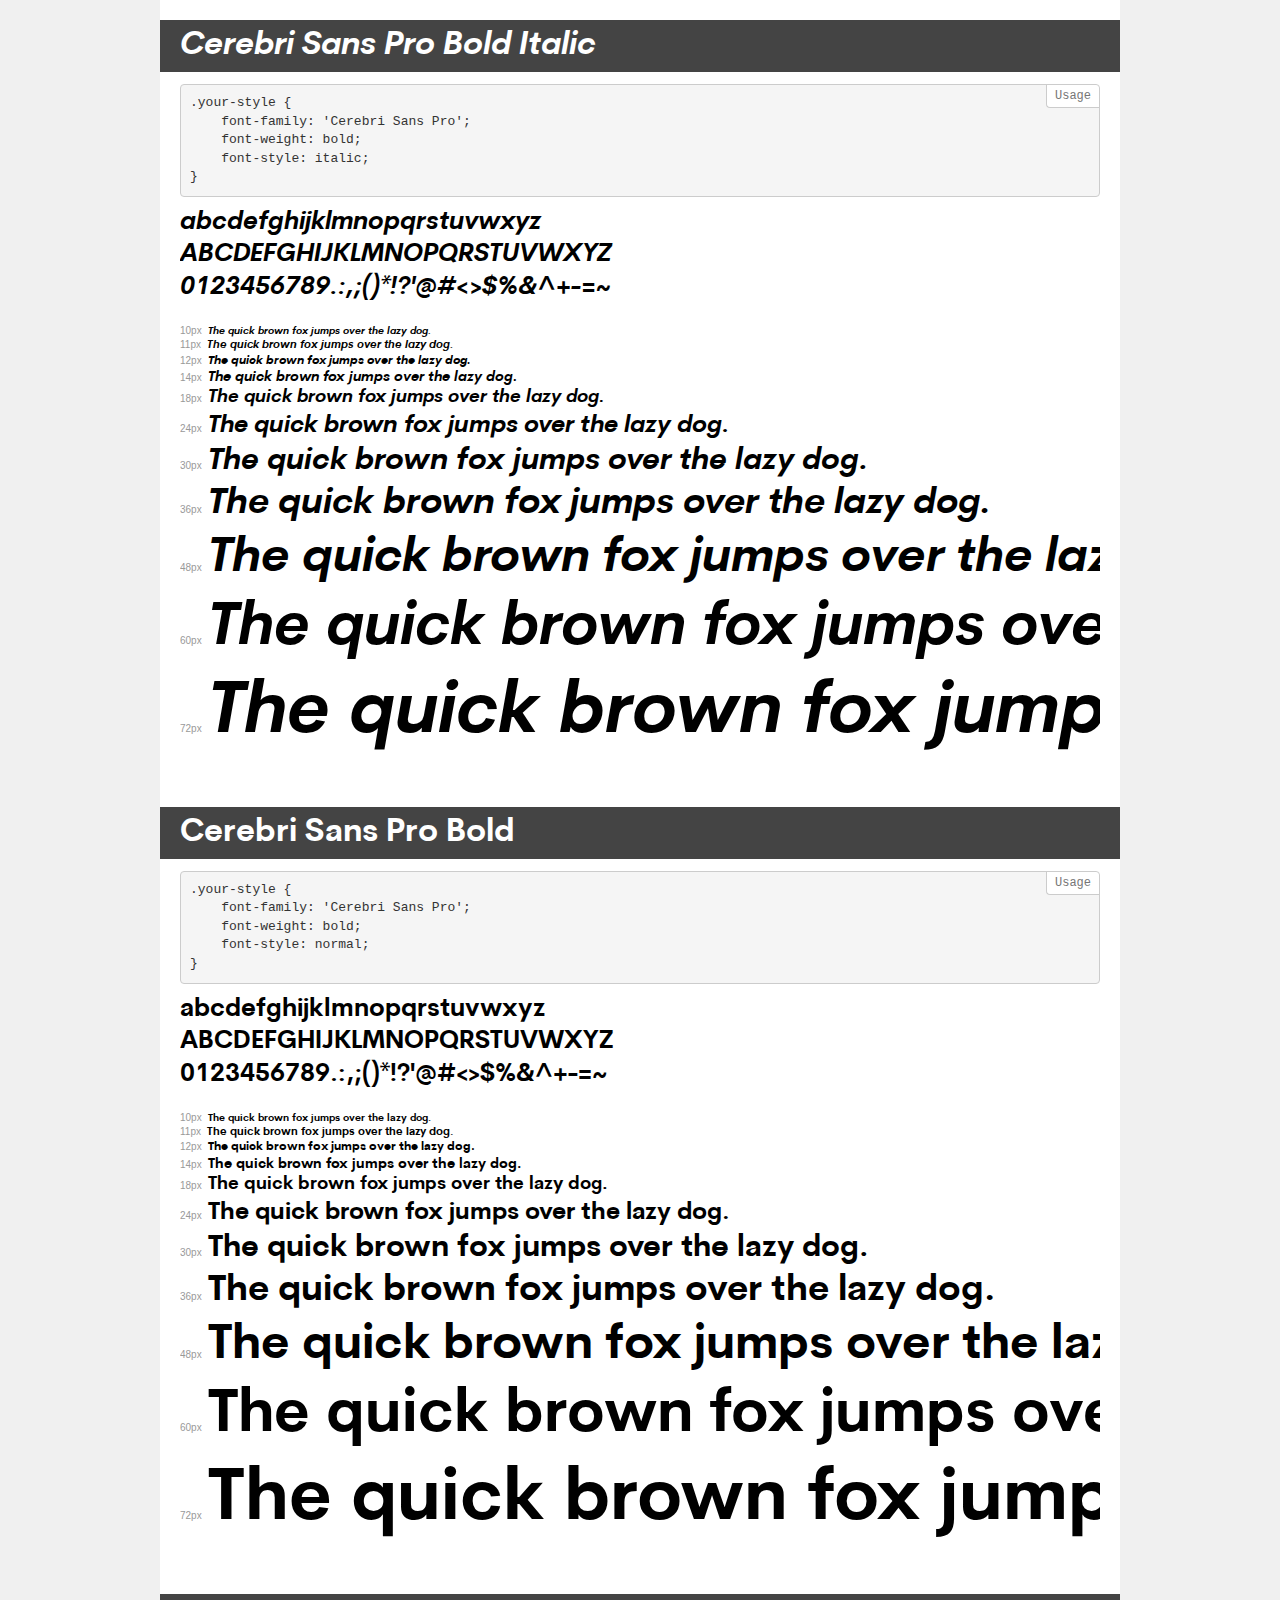
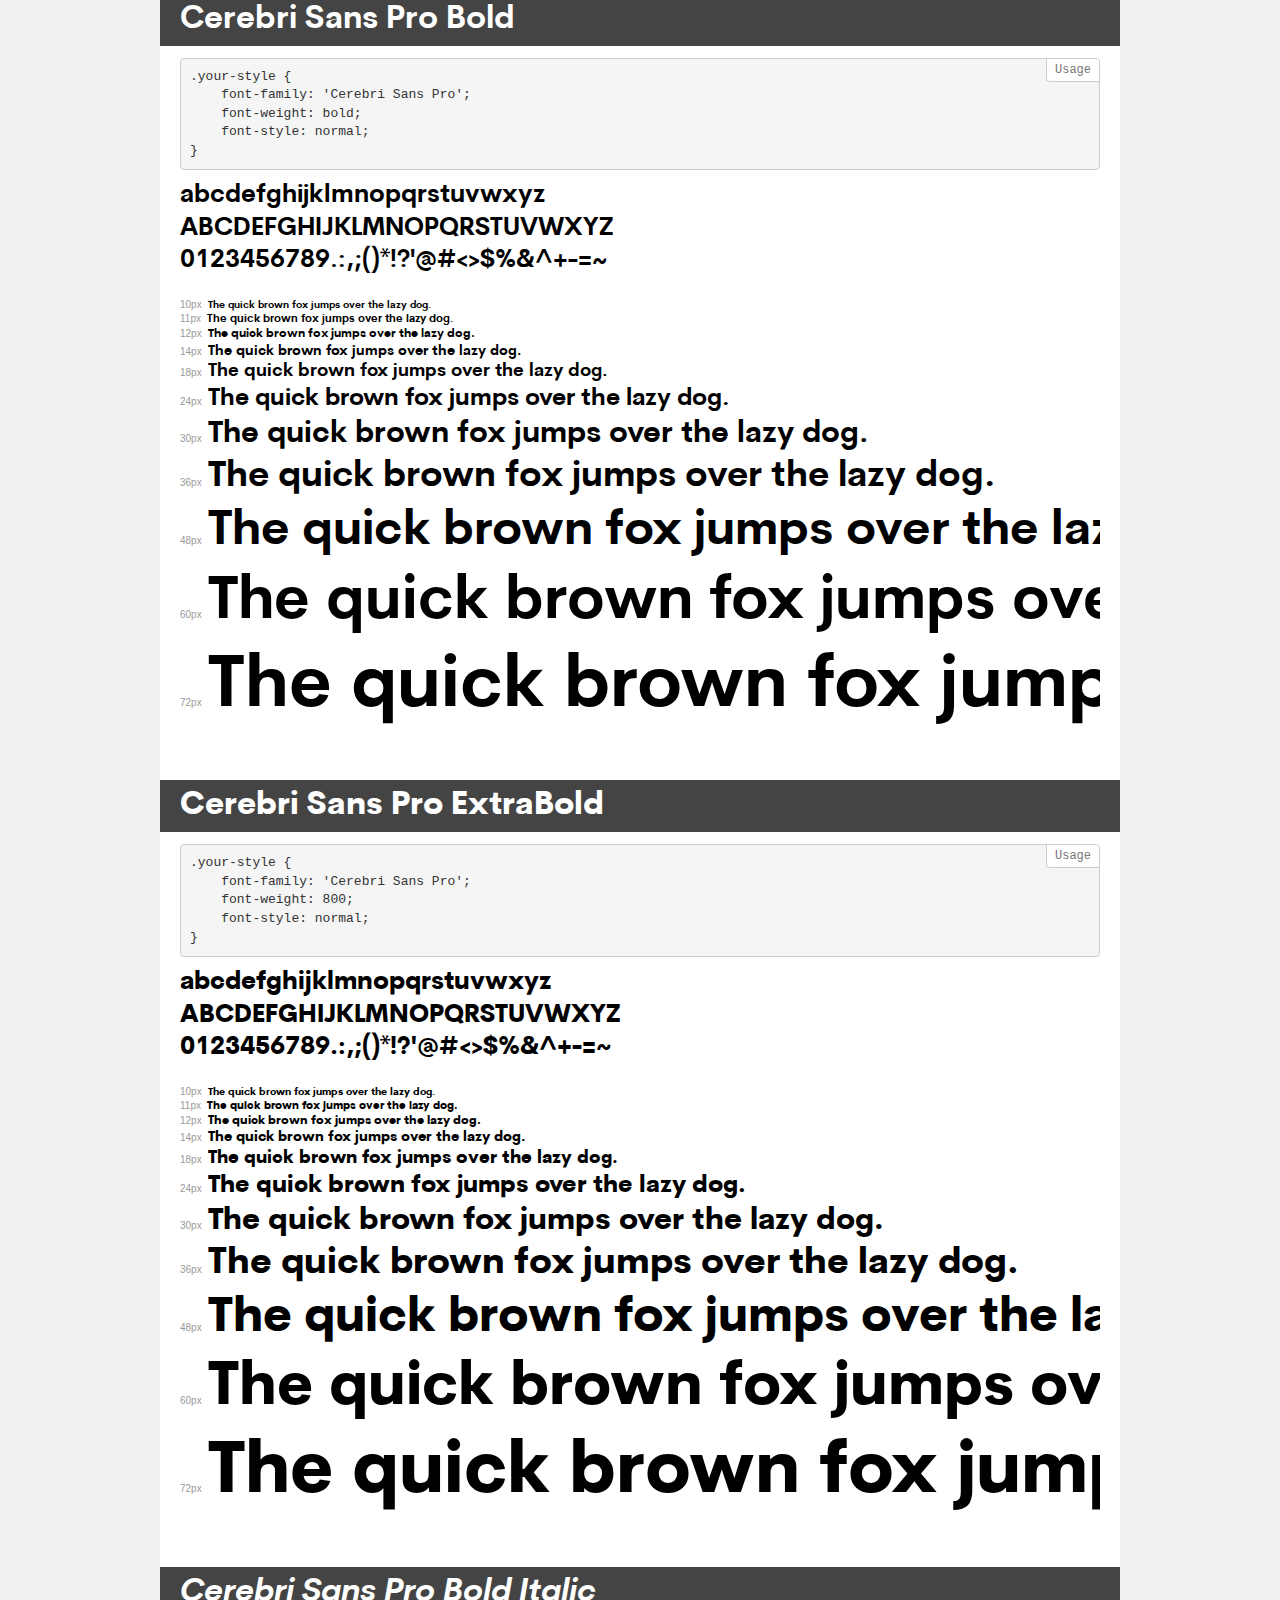
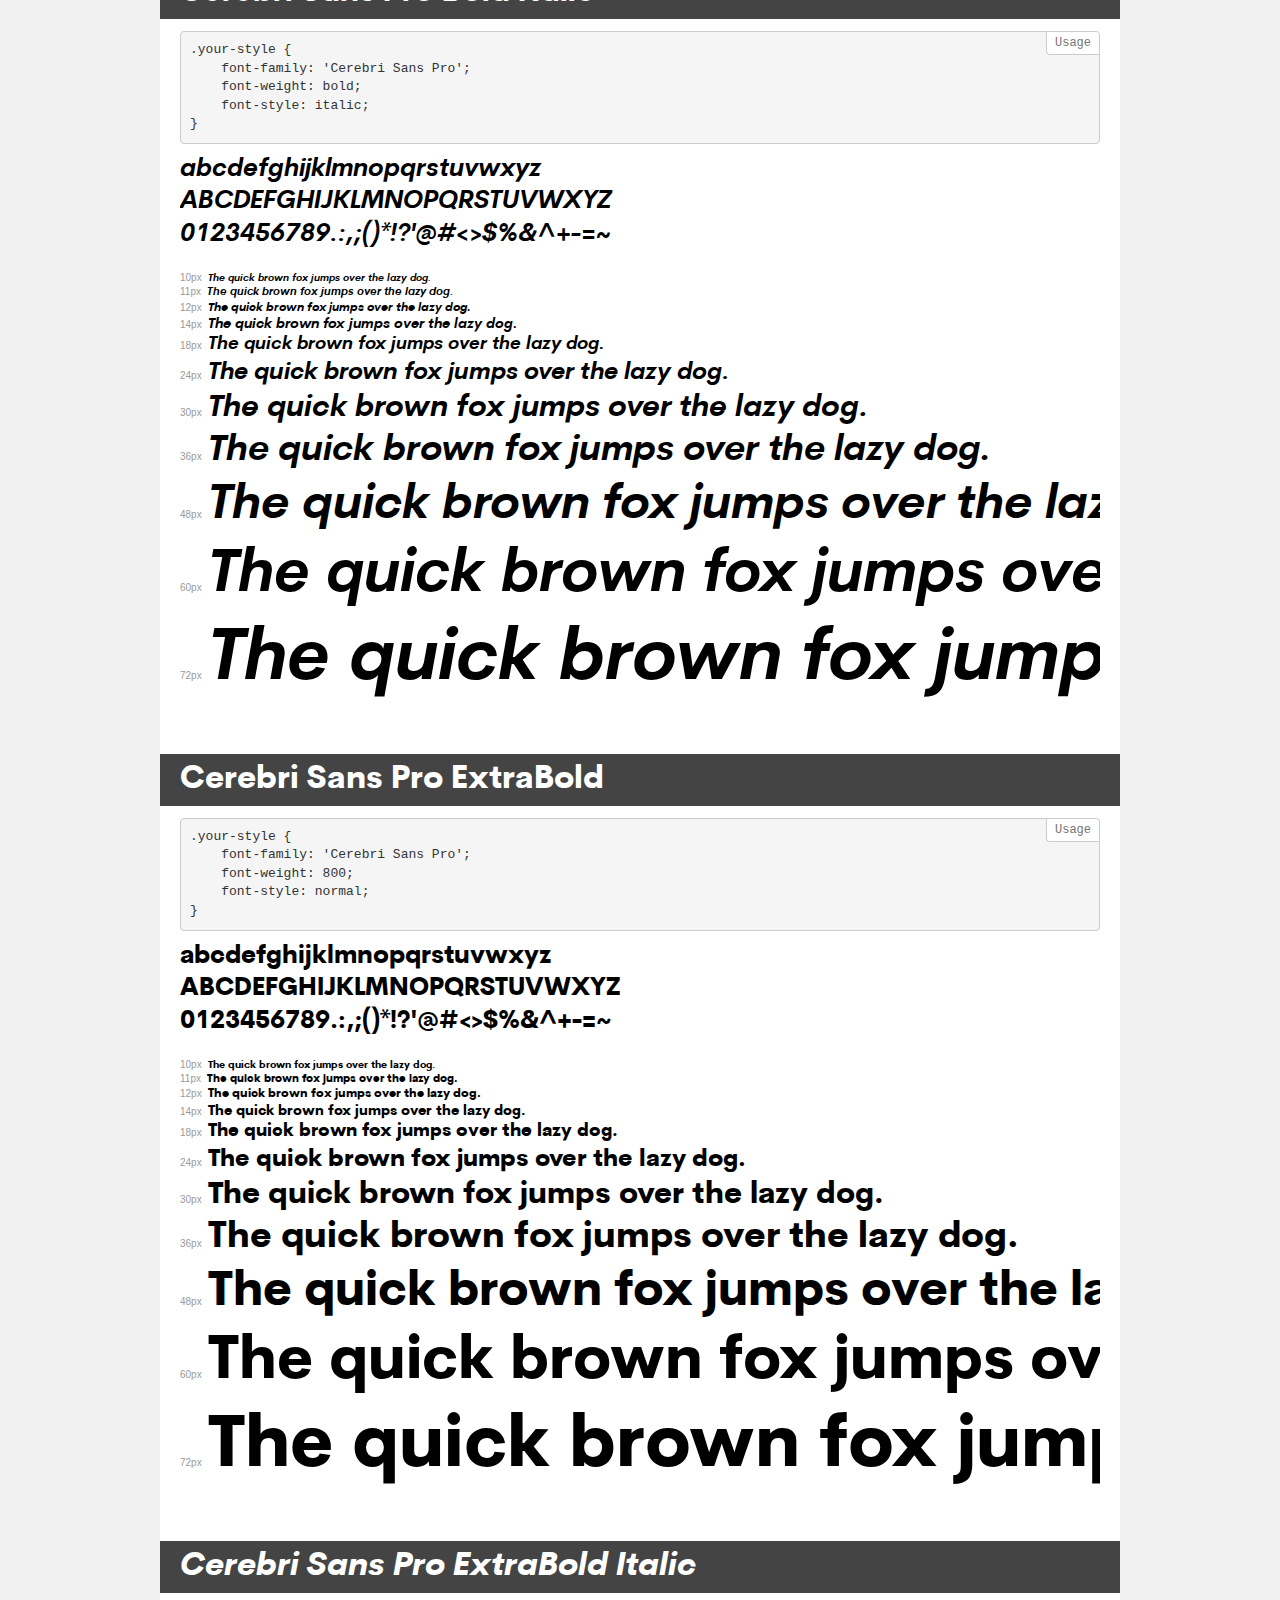
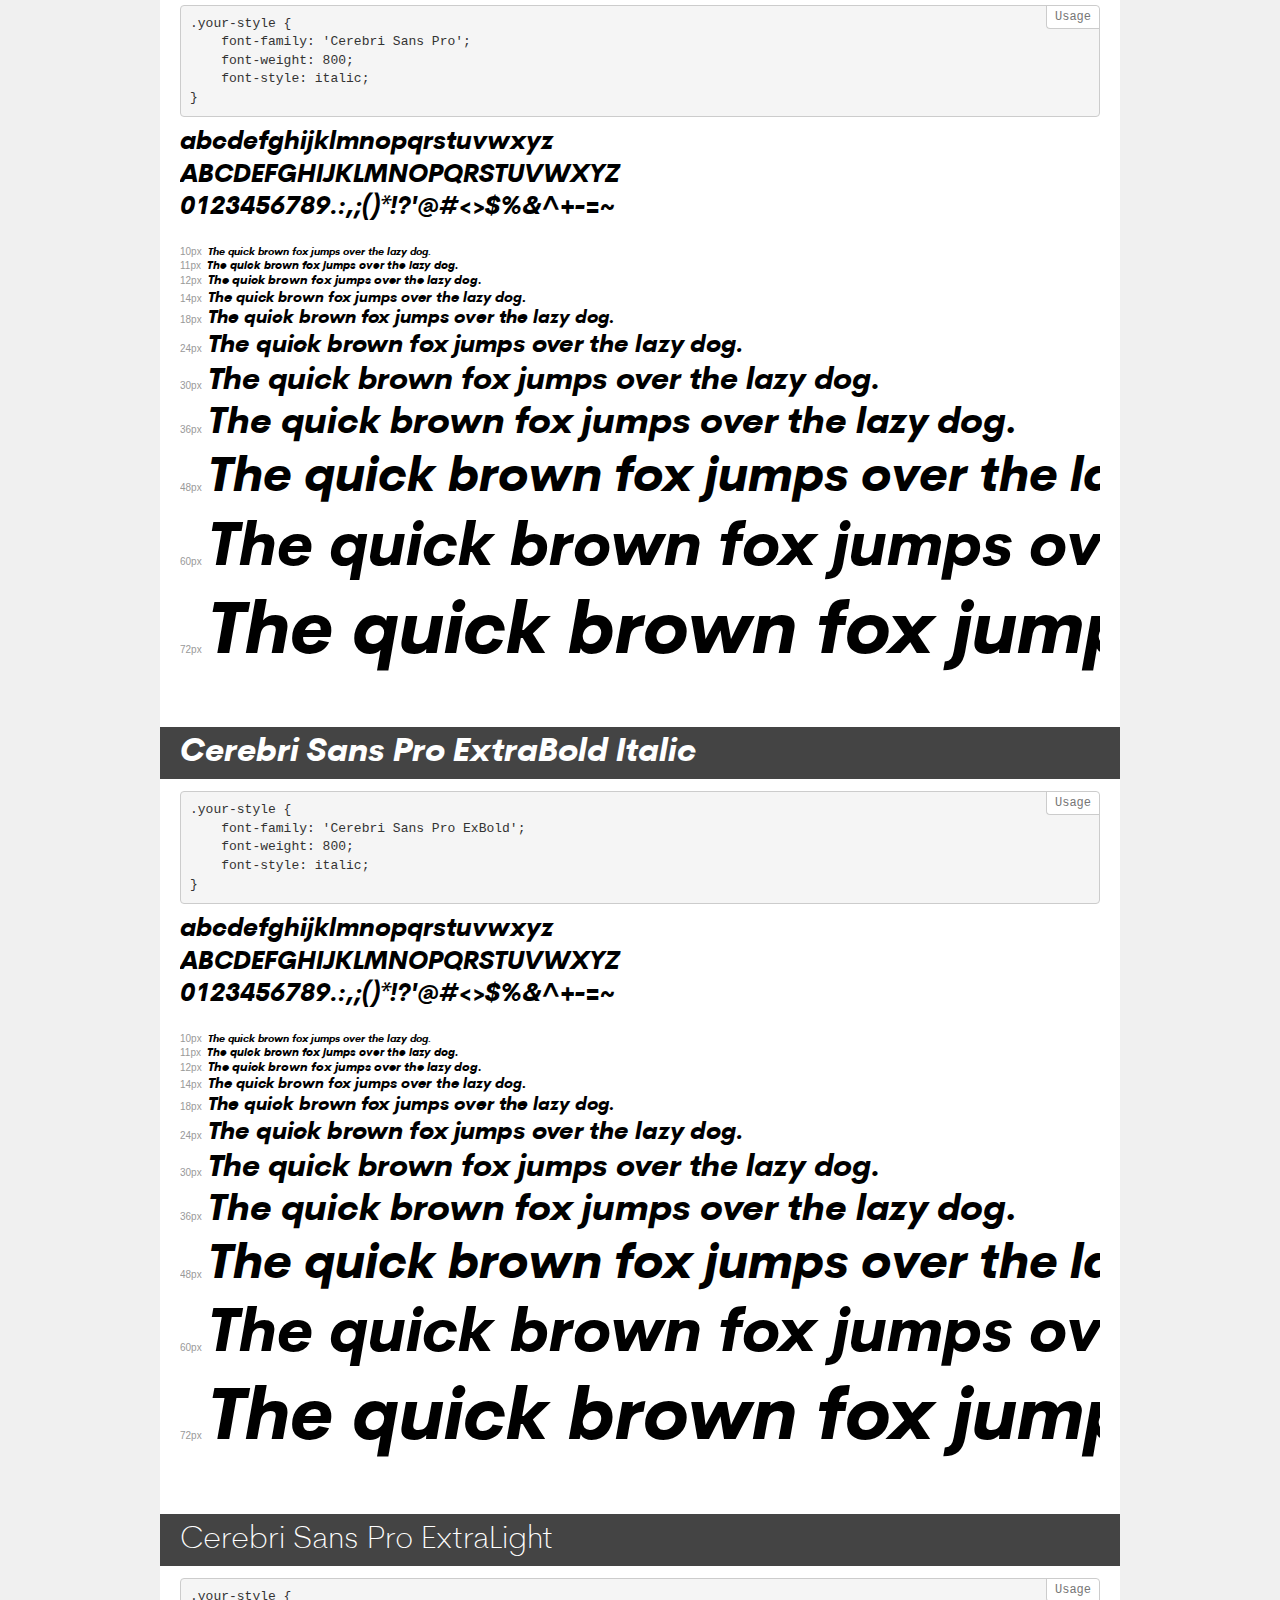
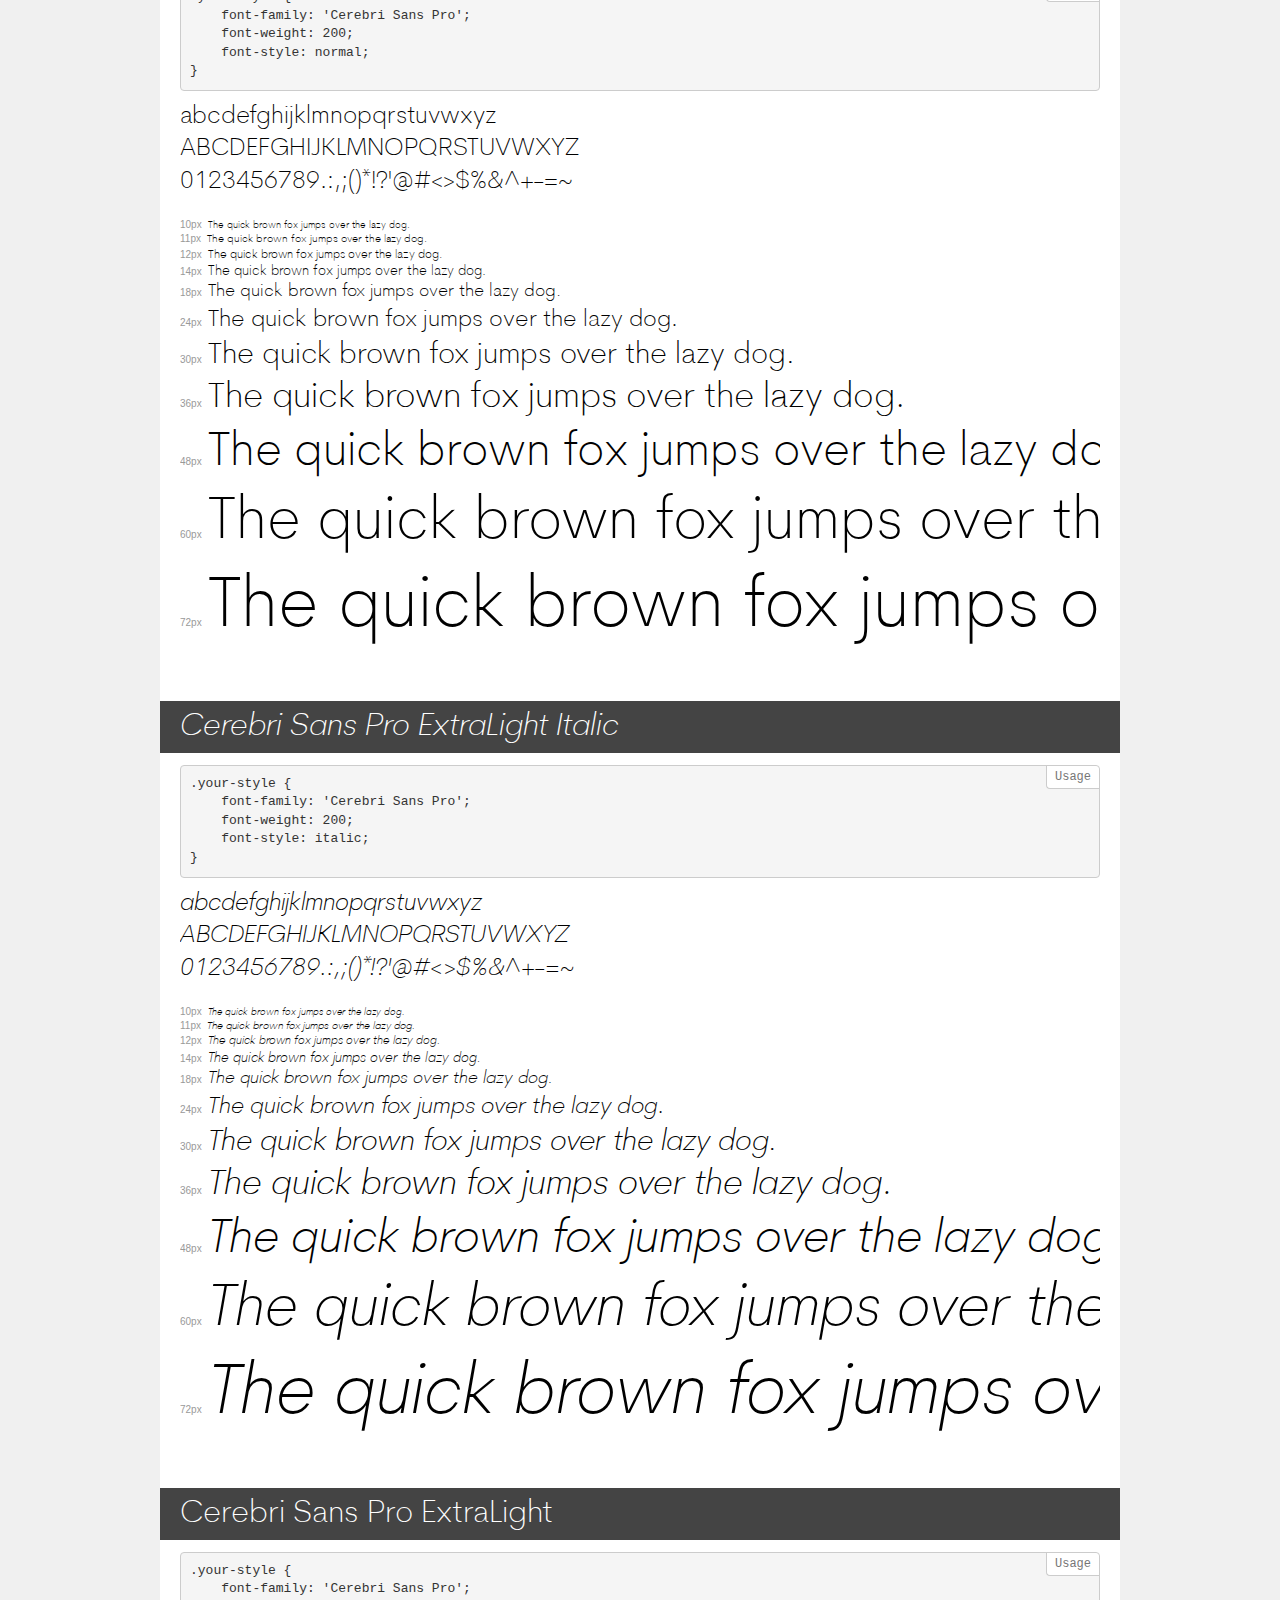
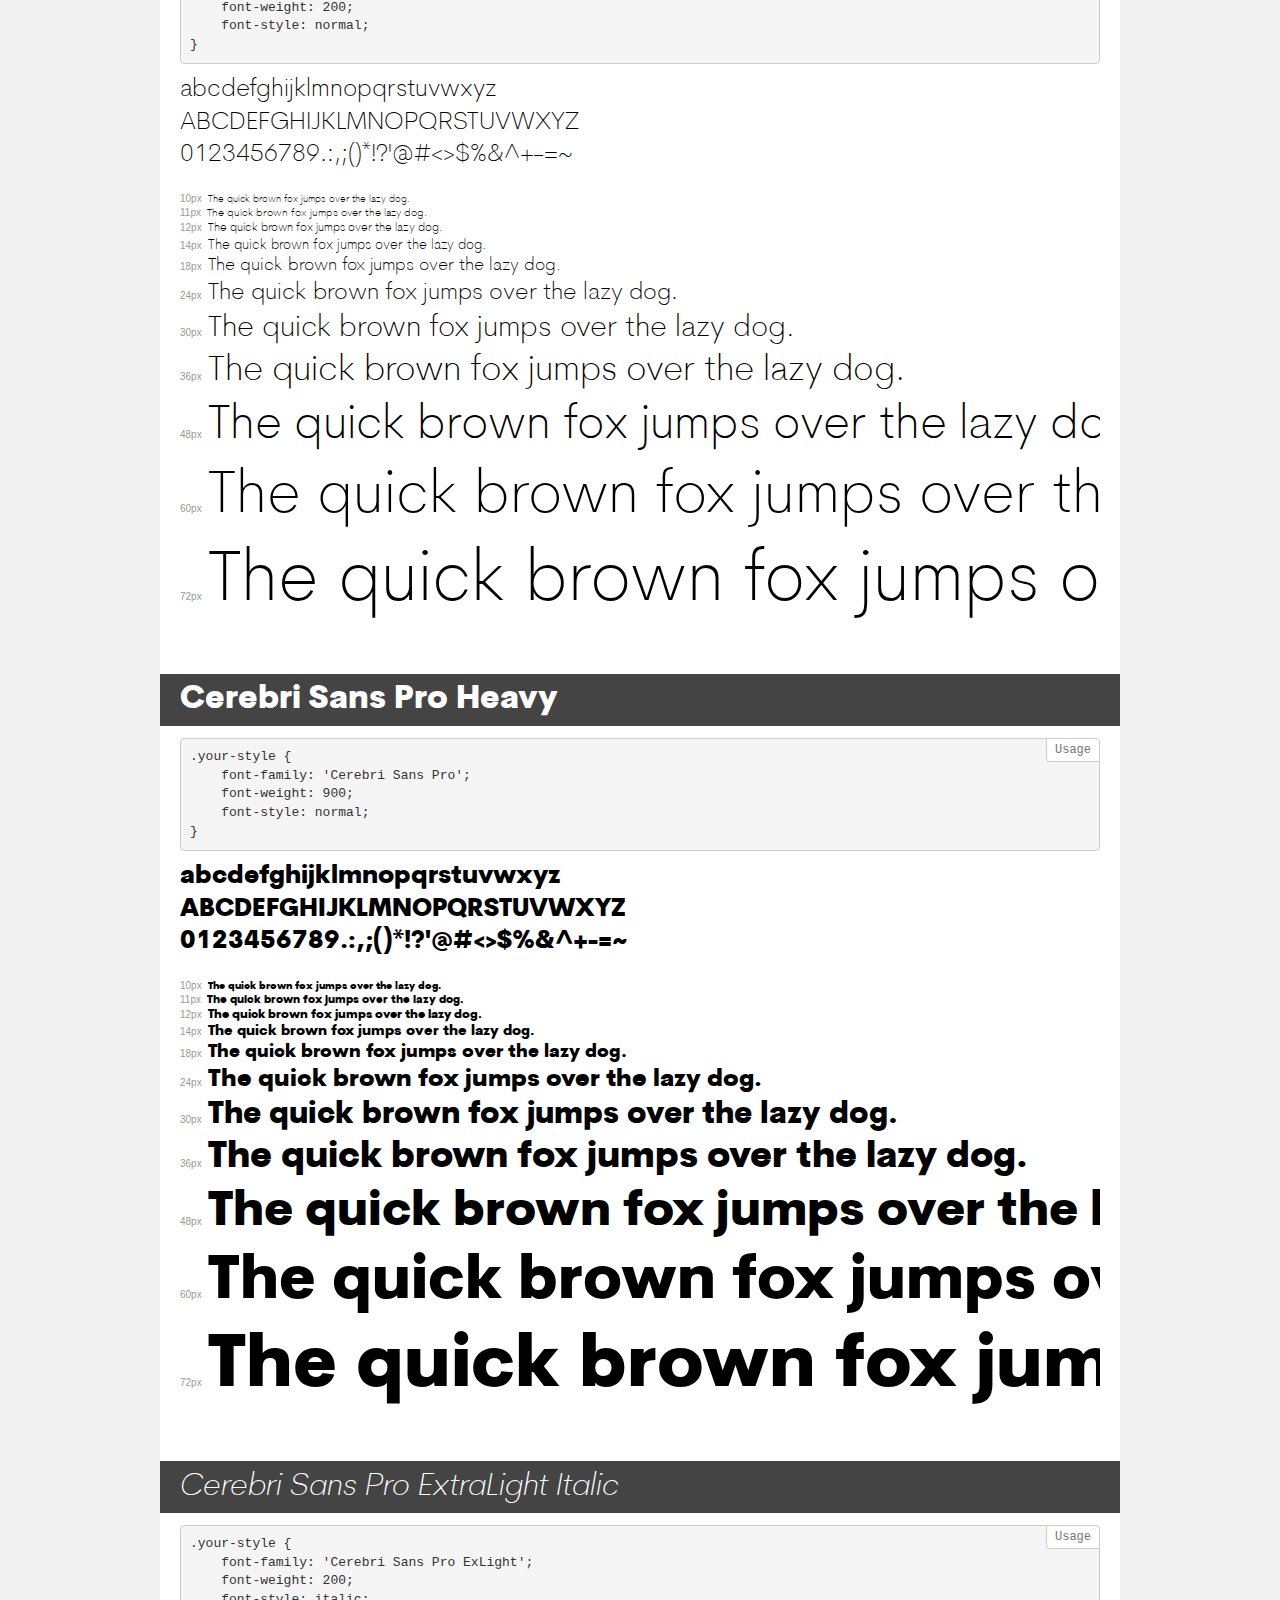
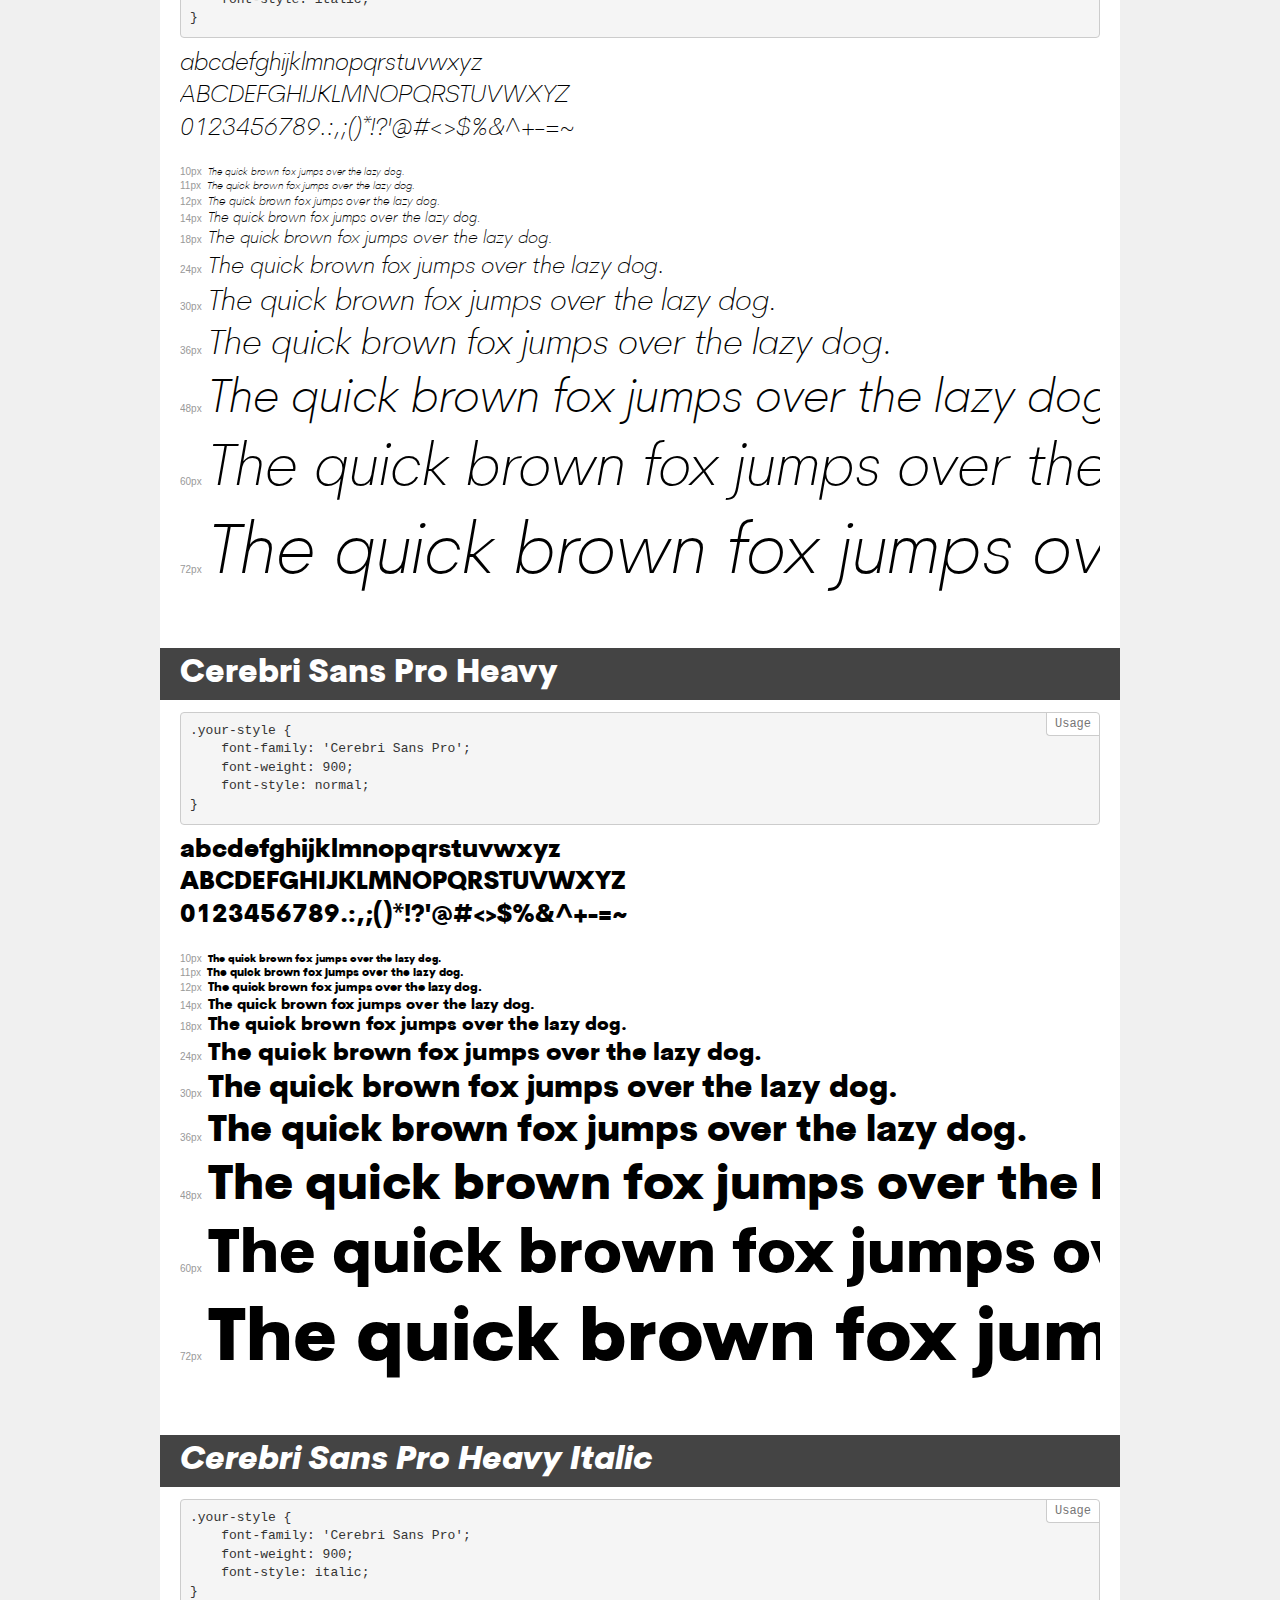
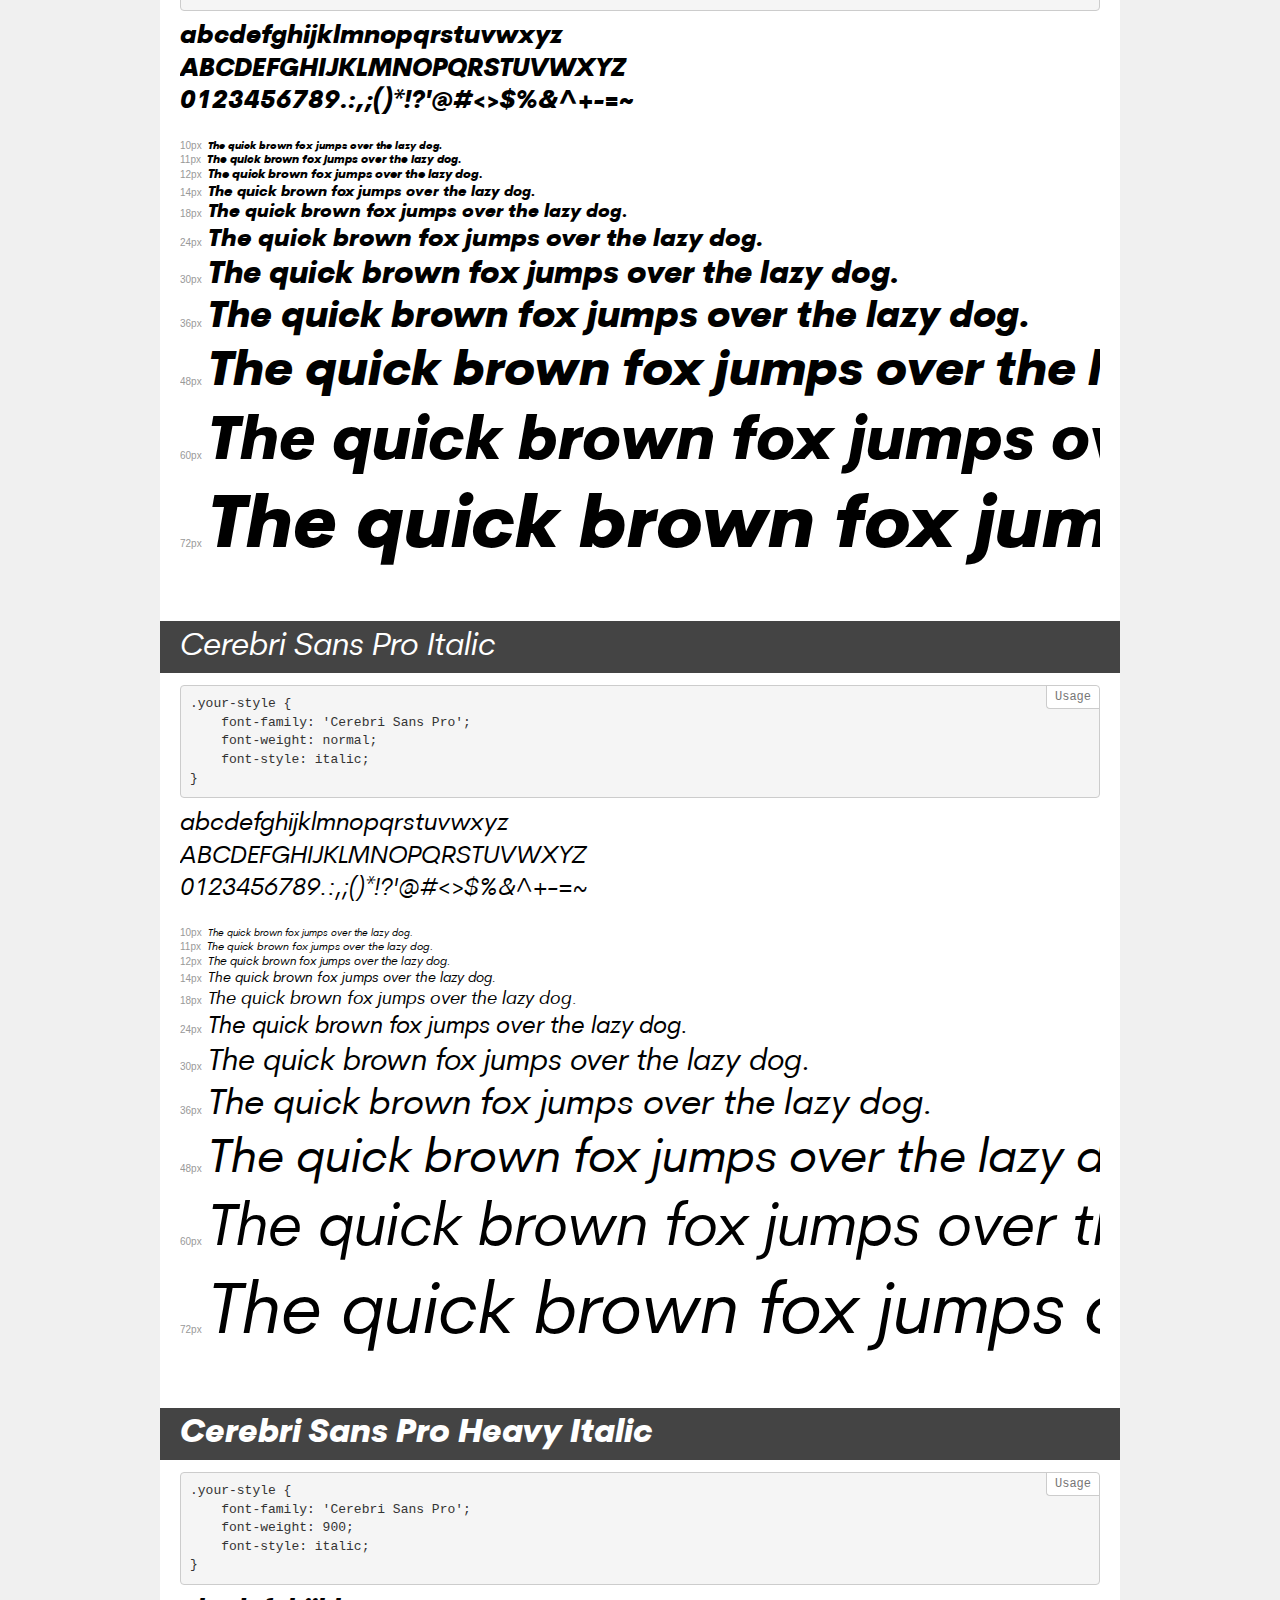
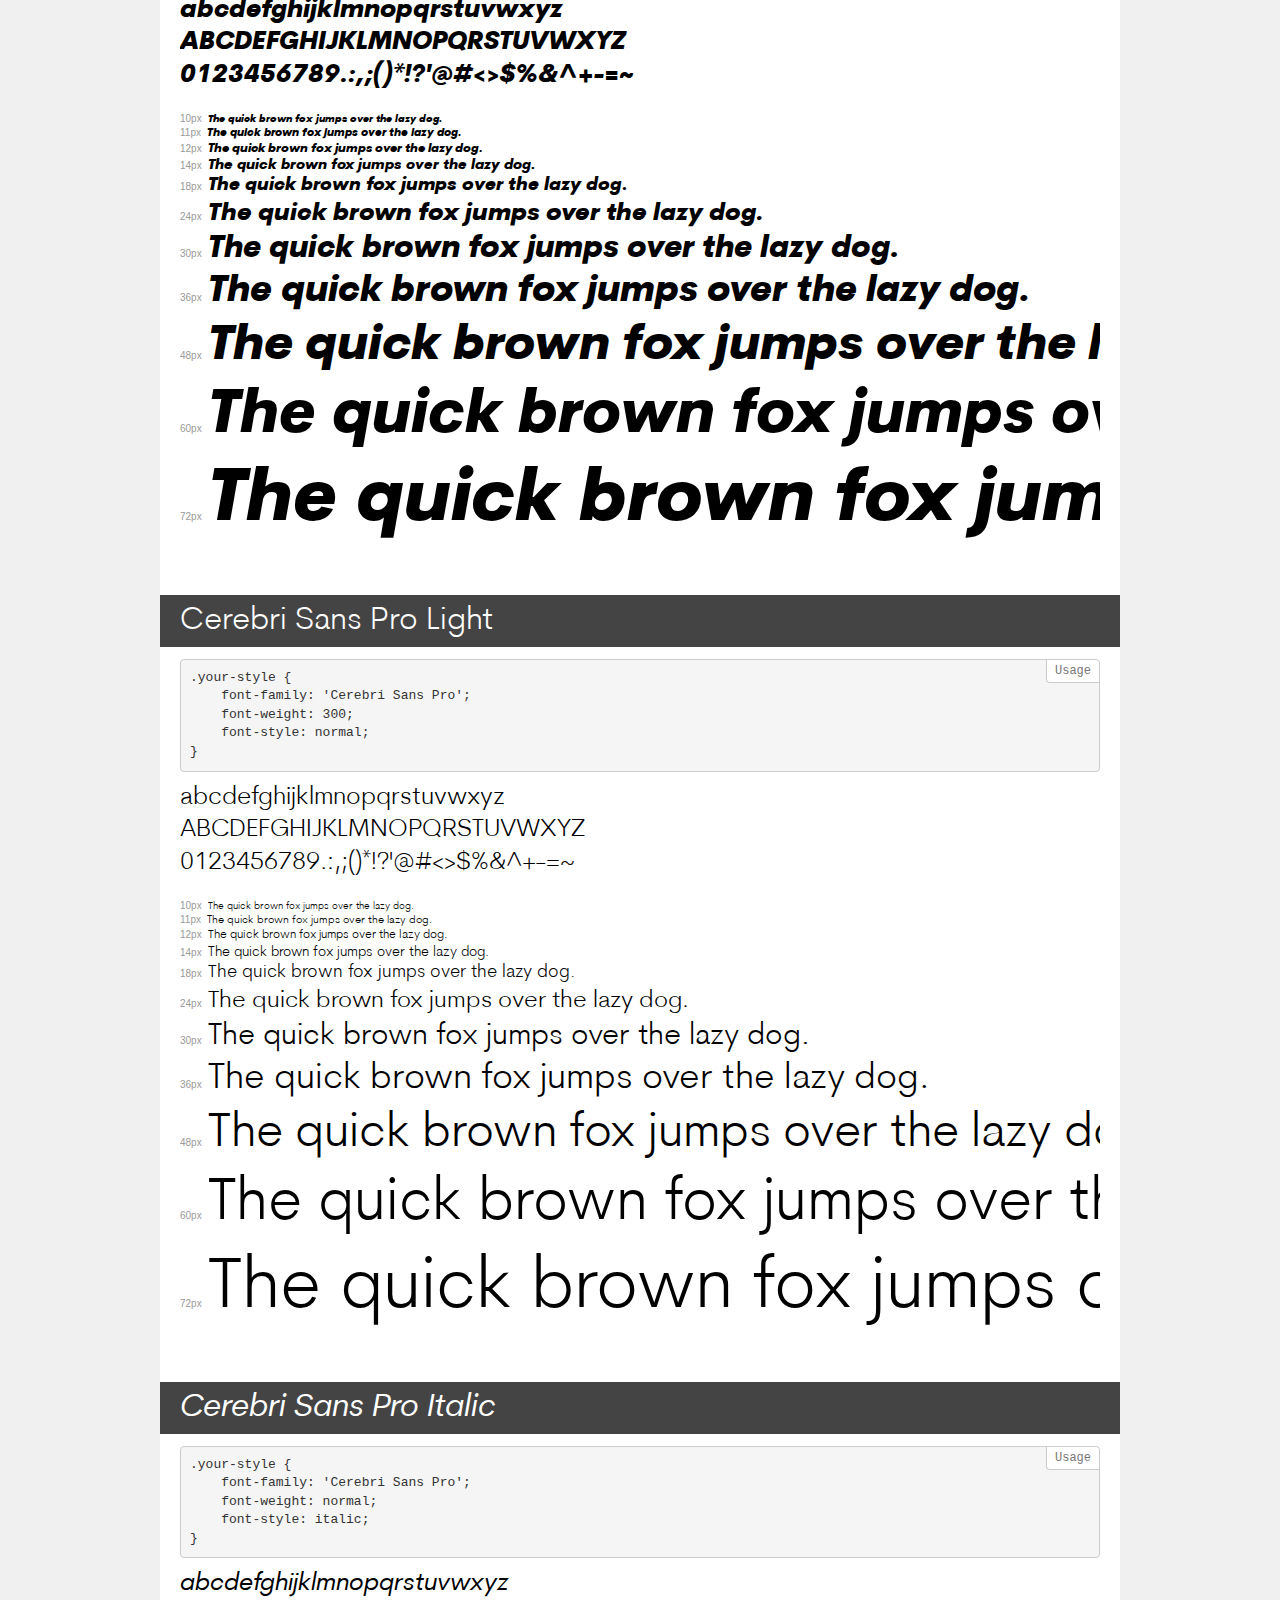
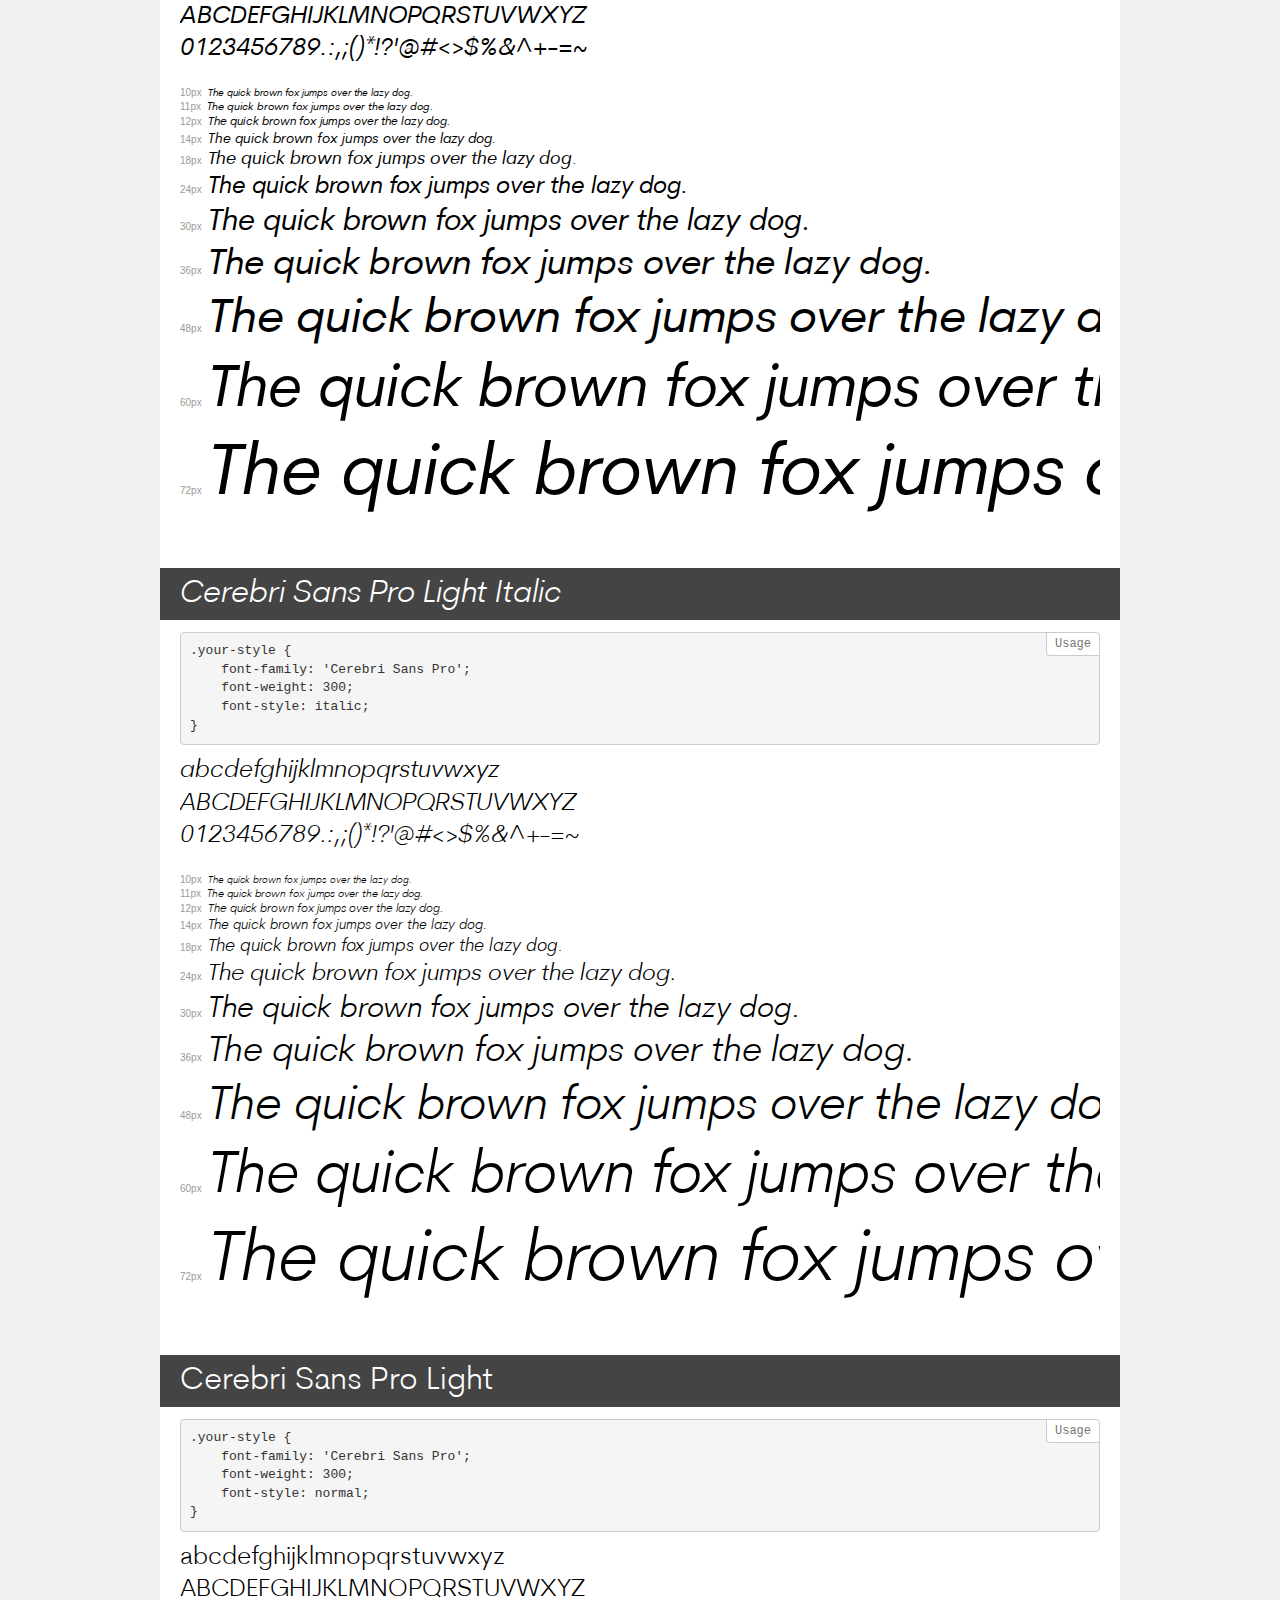
<file: assets/font/demo.html>
<!DOCTYPE html>
<html lang="en">
<head>
    <meta charset="utf-8">
    <meta http-equiv="X-UA-Compatible" content="IE=edge">
    <meta name="viewport" content="width=device-width, initial-scale=1">
    <meta name="robots" content="noindex, noarchive">
    <meta name="format-detection" content="telephone=no">
    <title>Transfonter demo</title>
    <link href="stylesheet.css" rel="stylesheet">
    <style>
        /*
        http://meyerweb.com/eric/tools/css/reset/
        v2.0 | 20110126
        License: none (public domain)
        */
        html, body, div, span, applet, object, iframe,
        h1, h2, h3, h4, h5, h6, p, blockquote, pre,
        a, abbr, acronym, address, big, cite, code,
        del, dfn, em, img, ins, kbd, q, s, samp,
        small, strike, strong, sub, sup, tt, var,
        b, u, i, center,
        dl, dt, dd, ol, ul, li,
        fieldset, form, label, legend,
        table, caption, tbody, tfoot, thead, tr, th, td,
        article, aside, canvas, details, embed,
        figure, figcaption, footer, header, hgroup,
        menu, nav, output, ruby, section, summary,
        time, mark, audio, video {
            margin: 0;
            padding: 0;
            border: 0;
            font-size: 100%;
            font: inherit;
            vertical-align: baseline;
        }
        /* HTML5 display-role reset for older browsers */
        article, aside, details, figcaption, figure,
        footer, header, hgroup, menu, nav, section {
            display: block;
        }
        body {
            line-height: 1;
        }
        ol, ul {
            list-style: none;
        }
        blockquote, q {
            quotes: none;
        }
        blockquote:before, blockquote:after,
        q:before, q:after {
            content: '';
            content: none;
        }
        table {
            border-collapse: collapse;
            border-spacing: 0;
        }
        /* demo styles */
        body {
            background: #f0f0f0;
            color: #000;
        }
        .page {
            background: #fff;
            width: 920px;
            margin: 0 auto;
            padding: 20px 20px 0 20px;
            overflow: hidden;
        }
        .font-container {
            overflow-x: auto;
            overflow-y: hidden;
            margin-bottom: 40px;
            line-height: 1.3;
            white-space: nowrap;
            padding-bottom: 5px;
        }
        h1 {
            position: relative;
            background: #444;
            font-size: 32px;
            color: #fff;
            padding: 10px 20px;
            margin: 0 -20px 12px -20px;
        }
        .letters {
            font-size: 25px;
            margin-bottom: 20px;
        }
        .s10:before {
            content: '10px';
        }
        .s11:before {
            content: '11px';
        }
        .s12:before {
            content: '12px';
        }
        .s14:before {
            content: '14px';
        }
        .s18:before {
            content: '18px';
        }
        .s24:before {
            content: '24px';
        }
        .s30:before {
            content: '30px';
        }
        .s36:before {
            content: '36px';
        }
        .s48:before {
            content: '48px';
        }
        .s60:before {
            content: '60px';
        }
        .s72:before {
            content: '72px';
        }
        .s10:before, .s11:before, .s12:before, .s14:before,
        .s18:before, .s24:before, .s30:before, .s36:before,
        .s48:before, .s60:before, .s72:before {
            font-family: Arial, sans-serif;
            font-size: 10px;
            font-weight: normal;
            font-style: normal;
            color: #999;
            padding-right: 6px;
        }
        pre {
            display: block;
            position: relative;
            padding: 9px;
            margin: 0 0 10px;
            font-family: Monaco, Menlo, Consolas, "Courier New", monospace;
            font-size: 13px;
            line-height: 1.428571429;
            color: #333;
            font-weight: normal;
            font-style: normal;
            background-color: #f5f5f5;
            border: 1px solid #ccc;
            overflow-x: auto;
            border-radius: 4px;
        }
        pre:after {
            display: block;
            position: absolute;
            right: 0;
            top: 0;
            content: 'Usage';
            line-height: 1;
            padding: 5px 8px;
            font-size: 12px;
            color: #767676;
            background-color: #fff;
            border: 1px solid #ccc;
            border-right: none;
            border-top: none;
            border-radius: 0 4px 0 4px;
            z-index: 10;
        }
        /* responsive */
        @media (max-width: 959px) {
            .page {
                width: auto;
                margin: 0;
            }
        }
    </style>
</head>
<body>
<div class="page">
    <div class="demo">
        <h1 style="font-family: 'Cerebri Sans Pro'; font-weight: bold; font-style: italic;">Cerebri Sans Pro Bold Italic</h1>
        <pre>.your-style {
    font-family: 'Cerebri Sans Pro';
    font-weight: bold;
    font-style: italic;
}</pre>
        <div class="font-container" style="font-family: 'Cerebri Sans Pro'; font-weight: bold; font-style: italic;">
            <p class="letters">
                abcdefghijklmnopqrstuvwxyz<br>
ABCDEFGHIJKLMNOPQRSTUVWXYZ<br>
                0123456789.:,;()*!?'@#<>$%&^+-=~
            </p>
            <p class="s10" style="font-size: 10px;">The quick brown fox jumps over the lazy dog.</p>
            <p class="s11" style="font-size: 11px;">The quick brown fox jumps over the lazy dog.</p>
            <p class="s12" style="font-size: 12px;">The quick brown fox jumps over the lazy dog.</p>
            <p class="s14" style="font-size: 14px;">The quick brown fox jumps over the lazy dog.</p>
            <p class="s18" style="font-size: 18px;">The quick brown fox jumps over the lazy dog.</p>
            <p class="s24" style="font-size: 24px;">The quick brown fox jumps over the lazy dog.</p>
            <p class="s30" style="font-size: 30px;">The quick brown fox jumps over the lazy dog.</p>
            <p class="s36" style="font-size: 36px;">The quick brown fox jumps over the lazy dog.</p>
            <p class="s48" style="font-size: 48px;">The quick brown fox jumps over the lazy dog.</p>
            <p class="s60" style="font-size: 60px;">The quick brown fox jumps over the lazy dog.</p>
            <p class="s72" style="font-size: 72px;">The quick brown fox jumps over the lazy dog.</p>
        </div>
    </div>
    <div class="demo">
        <h1 style="font-family: 'Cerebri Sans Pro'; font-weight: bold; font-style: normal;">Cerebri Sans Pro Bold</h1>
        <pre>.your-style {
    font-family: 'Cerebri Sans Pro';
    font-weight: bold;
    font-style: normal;
}</pre>
        <div class="font-container" style="font-family: 'Cerebri Sans Pro'; font-weight: bold; font-style: normal;">
            <p class="letters">
                abcdefghijklmnopqrstuvwxyz<br>
ABCDEFGHIJKLMNOPQRSTUVWXYZ<br>
                0123456789.:,;()*!?'@#<>$%&^+-=~
            </p>
            <p class="s10" style="font-size: 10px;">The quick brown fox jumps over the lazy dog.</p>
            <p class="s11" style="font-size: 11px;">The quick brown fox jumps over the lazy dog.</p>
            <p class="s12" style="font-size: 12px;">The quick brown fox jumps over the lazy dog.</p>
            <p class="s14" style="font-size: 14px;">The quick brown fox jumps over the lazy dog.</p>
            <p class="s18" style="font-size: 18px;">The quick brown fox jumps over the lazy dog.</p>
            <p class="s24" style="font-size: 24px;">The quick brown fox jumps over the lazy dog.</p>
            <p class="s30" style="font-size: 30px;">The quick brown fox jumps over the lazy dog.</p>
            <p class="s36" style="font-size: 36px;">The quick brown fox jumps over the lazy dog.</p>
            <p class="s48" style="font-size: 48px;">The quick brown fox jumps over the lazy dog.</p>
            <p class="s60" style="font-size: 60px;">The quick brown fox jumps over the lazy dog.</p>
            <p class="s72" style="font-size: 72px;">The quick brown fox jumps over the lazy dog.</p>
        </div>
    </div>
    <div class="demo">
        <h1 style="font-family: 'Cerebri Sans Pro'; font-weight: bold; font-style: normal;">Cerebri Sans Pro Bold</h1>
        <pre>.your-style {
    font-family: 'Cerebri Sans Pro';
    font-weight: bold;
    font-style: normal;
}</pre>
        <div class="font-container" style="font-family: 'Cerebri Sans Pro'; font-weight: bold; font-style: normal;">
            <p class="letters">
                abcdefghijklmnopqrstuvwxyz<br>
ABCDEFGHIJKLMNOPQRSTUVWXYZ<br>
                0123456789.:,;()*!?'@#<>$%&^+-=~
            </p>
            <p class="s10" style="font-size: 10px;">The quick brown fox jumps over the lazy dog.</p>
            <p class="s11" style="font-size: 11px;">The quick brown fox jumps over the lazy dog.</p>
            <p class="s12" style="font-size: 12px;">The quick brown fox jumps over the lazy dog.</p>
            <p class="s14" style="font-size: 14px;">The quick brown fox jumps over the lazy dog.</p>
            <p class="s18" style="font-size: 18px;">The quick brown fox jumps over the lazy dog.</p>
            <p class="s24" style="font-size: 24px;">The quick brown fox jumps over the lazy dog.</p>
            <p class="s30" style="font-size: 30px;">The quick brown fox jumps over the lazy dog.</p>
            <p class="s36" style="font-size: 36px;">The quick brown fox jumps over the lazy dog.</p>
            <p class="s48" style="font-size: 48px;">The quick brown fox jumps over the lazy dog.</p>
            <p class="s60" style="font-size: 60px;">The quick brown fox jumps over the lazy dog.</p>
            <p class="s72" style="font-size: 72px;">The quick brown fox jumps over the lazy dog.</p>
        </div>
    </div>
    <div class="demo">
        <h1 style="font-family: 'Cerebri Sans Pro'; font-weight: 800; font-style: normal;">Cerebri Sans Pro ExtraBold</h1>
        <pre>.your-style {
    font-family: 'Cerebri Sans Pro';
    font-weight: 800;
    font-style: normal;
}</pre>
        <div class="font-container" style="font-family: 'Cerebri Sans Pro'; font-weight: 800; font-style: normal;">
            <p class="letters">
                abcdefghijklmnopqrstuvwxyz<br>
ABCDEFGHIJKLMNOPQRSTUVWXYZ<br>
                0123456789.:,;()*!?'@#<>$%&^+-=~
            </p>
            <p class="s10" style="font-size: 10px;">The quick brown fox jumps over the lazy dog.</p>
            <p class="s11" style="font-size: 11px;">The quick brown fox jumps over the lazy dog.</p>
            <p class="s12" style="font-size: 12px;">The quick brown fox jumps over the lazy dog.</p>
            <p class="s14" style="font-size: 14px;">The quick brown fox jumps over the lazy dog.</p>
            <p class="s18" style="font-size: 18px;">The quick brown fox jumps over the lazy dog.</p>
            <p class="s24" style="font-size: 24px;">The quick brown fox jumps over the lazy dog.</p>
            <p class="s30" style="font-size: 30px;">The quick brown fox jumps over the lazy dog.</p>
            <p class="s36" style="font-size: 36px;">The quick brown fox jumps over the lazy dog.</p>
            <p class="s48" style="font-size: 48px;">The quick brown fox jumps over the lazy dog.</p>
            <p class="s60" style="font-size: 60px;">The quick brown fox jumps over the lazy dog.</p>
            <p class="s72" style="font-size: 72px;">The quick brown fox jumps over the lazy dog.</p>
        </div>
    </div>
    <div class="demo">
        <h1 style="font-family: 'Cerebri Sans Pro'; font-weight: bold; font-style: italic;">Cerebri Sans Pro Bold Italic</h1>
        <pre>.your-style {
    font-family: 'Cerebri Sans Pro';
    font-weight: bold;
    font-style: italic;
}</pre>
        <div class="font-container" style="font-family: 'Cerebri Sans Pro'; font-weight: bold; font-style: italic;">
            <p class="letters">
                abcdefghijklmnopqrstuvwxyz<br>
ABCDEFGHIJKLMNOPQRSTUVWXYZ<br>
                0123456789.:,;()*!?'@#<>$%&^+-=~
            </p>
            <p class="s10" style="font-size: 10px;">The quick brown fox jumps over the lazy dog.</p>
            <p class="s11" style="font-size: 11px;">The quick brown fox jumps over the lazy dog.</p>
            <p class="s12" style="font-size: 12px;">The quick brown fox jumps over the lazy dog.</p>
            <p class="s14" style="font-size: 14px;">The quick brown fox jumps over the lazy dog.</p>
            <p class="s18" style="font-size: 18px;">The quick brown fox jumps over the lazy dog.</p>
            <p class="s24" style="font-size: 24px;">The quick brown fox jumps over the lazy dog.</p>
            <p class="s30" style="font-size: 30px;">The quick brown fox jumps over the lazy dog.</p>
            <p class="s36" style="font-size: 36px;">The quick brown fox jumps over the lazy dog.</p>
            <p class="s48" style="font-size: 48px;">The quick brown fox jumps over the lazy dog.</p>
            <p class="s60" style="font-size: 60px;">The quick brown fox jumps over the lazy dog.</p>
            <p class="s72" style="font-size: 72px;">The quick brown fox jumps over the lazy dog.</p>
        </div>
    </div>
    <div class="demo">
        <h1 style="font-family: 'Cerebri Sans Pro'; font-weight: 800; font-style: normal;">Cerebri Sans Pro ExtraBold</h1>
        <pre>.your-style {
    font-family: 'Cerebri Sans Pro';
    font-weight: 800;
    font-style: normal;
}</pre>
        <div class="font-container" style="font-family: 'Cerebri Sans Pro'; font-weight: 800; font-style: normal;">
            <p class="letters">
                abcdefghijklmnopqrstuvwxyz<br>
ABCDEFGHIJKLMNOPQRSTUVWXYZ<br>
                0123456789.:,;()*!?'@#<>$%&^+-=~
            </p>
            <p class="s10" style="font-size: 10px;">The quick brown fox jumps over the lazy dog.</p>
            <p class="s11" style="font-size: 11px;">The quick brown fox jumps over the lazy dog.</p>
            <p class="s12" style="font-size: 12px;">The quick brown fox jumps over the lazy dog.</p>
            <p class="s14" style="font-size: 14px;">The quick brown fox jumps over the lazy dog.</p>
            <p class="s18" style="font-size: 18px;">The quick brown fox jumps over the lazy dog.</p>
            <p class="s24" style="font-size: 24px;">The quick brown fox jumps over the lazy dog.</p>
            <p class="s30" style="font-size: 30px;">The quick brown fox jumps over the lazy dog.</p>
            <p class="s36" style="font-size: 36px;">The quick brown fox jumps over the lazy dog.</p>
            <p class="s48" style="font-size: 48px;">The quick brown fox jumps over the lazy dog.</p>
            <p class="s60" style="font-size: 60px;">The quick brown fox jumps over the lazy dog.</p>
            <p class="s72" style="font-size: 72px;">The quick brown fox jumps over the lazy dog.</p>
        </div>
    </div>
    <div class="demo">
        <h1 style="font-family: 'Cerebri Sans Pro'; font-weight: 800; font-style: italic;">Cerebri Sans Pro ExtraBold Italic</h1>
        <pre>.your-style {
    font-family: 'Cerebri Sans Pro';
    font-weight: 800;
    font-style: italic;
}</pre>
        <div class="font-container" style="font-family: 'Cerebri Sans Pro'; font-weight: 800; font-style: italic;">
            <p class="letters">
                abcdefghijklmnopqrstuvwxyz<br>
ABCDEFGHIJKLMNOPQRSTUVWXYZ<br>
                0123456789.:,;()*!?'@#<>$%&^+-=~
            </p>
            <p class="s10" style="font-size: 10px;">The quick brown fox jumps over the lazy dog.</p>
            <p class="s11" style="font-size: 11px;">The quick brown fox jumps over the lazy dog.</p>
            <p class="s12" style="font-size: 12px;">The quick brown fox jumps over the lazy dog.</p>
            <p class="s14" style="font-size: 14px;">The quick brown fox jumps over the lazy dog.</p>
            <p class="s18" style="font-size: 18px;">The quick brown fox jumps over the lazy dog.</p>
            <p class="s24" style="font-size: 24px;">The quick brown fox jumps over the lazy dog.</p>
            <p class="s30" style="font-size: 30px;">The quick brown fox jumps over the lazy dog.</p>
            <p class="s36" style="font-size: 36px;">The quick brown fox jumps over the lazy dog.</p>
            <p class="s48" style="font-size: 48px;">The quick brown fox jumps over the lazy dog.</p>
            <p class="s60" style="font-size: 60px;">The quick brown fox jumps over the lazy dog.</p>
            <p class="s72" style="font-size: 72px;">The quick brown fox jumps over the lazy dog.</p>
        </div>
    </div>
    <div class="demo">
        <h1 style="font-family: 'Cerebri Sans Pro ExBold'; font-weight: 800; font-style: italic;">Cerebri Sans Pro ExtraBold Italic</h1>
        <pre>.your-style {
    font-family: 'Cerebri Sans Pro ExBold';
    font-weight: 800;
    font-style: italic;
}</pre>
        <div class="font-container" style="font-family: 'Cerebri Sans Pro ExBold'; font-weight: 800; font-style: italic;">
            <p class="letters">
                abcdefghijklmnopqrstuvwxyz<br>
ABCDEFGHIJKLMNOPQRSTUVWXYZ<br>
                0123456789.:,;()*!?'@#<>$%&^+-=~
            </p>
            <p class="s10" style="font-size: 10px;">The quick brown fox jumps over the lazy dog.</p>
            <p class="s11" style="font-size: 11px;">The quick brown fox jumps over the lazy dog.</p>
            <p class="s12" style="font-size: 12px;">The quick brown fox jumps over the lazy dog.</p>
            <p class="s14" style="font-size: 14px;">The quick brown fox jumps over the lazy dog.</p>
            <p class="s18" style="font-size: 18px;">The quick brown fox jumps over the lazy dog.</p>
            <p class="s24" style="font-size: 24px;">The quick brown fox jumps over the lazy dog.</p>
            <p class="s30" style="font-size: 30px;">The quick brown fox jumps over the lazy dog.</p>
            <p class="s36" style="font-size: 36px;">The quick brown fox jumps over the lazy dog.</p>
            <p class="s48" style="font-size: 48px;">The quick brown fox jumps over the lazy dog.</p>
            <p class="s60" style="font-size: 60px;">The quick brown fox jumps over the lazy dog.</p>
            <p class="s72" style="font-size: 72px;">The quick brown fox jumps over the lazy dog.</p>
        </div>
    </div>
    <div class="demo">
        <h1 style="font-family: 'Cerebri Sans Pro'; font-weight: 200; font-style: normal;">Cerebri Sans Pro ExtraLight</h1>
        <pre>.your-style {
    font-family: 'Cerebri Sans Pro';
    font-weight: 200;
    font-style: normal;
}</pre>
        <div class="font-container" style="font-family: 'Cerebri Sans Pro'; font-weight: 200; font-style: normal;">
            <p class="letters">
                abcdefghijklmnopqrstuvwxyz<br>
ABCDEFGHIJKLMNOPQRSTUVWXYZ<br>
                0123456789.:,;()*!?'@#<>$%&^+-=~
            </p>
            <p class="s10" style="font-size: 10px;">The quick brown fox jumps over the lazy dog.</p>
            <p class="s11" style="font-size: 11px;">The quick brown fox jumps over the lazy dog.</p>
            <p class="s12" style="font-size: 12px;">The quick brown fox jumps over the lazy dog.</p>
            <p class="s14" style="font-size: 14px;">The quick brown fox jumps over the lazy dog.</p>
            <p class="s18" style="font-size: 18px;">The quick brown fox jumps over the lazy dog.</p>
            <p class="s24" style="font-size: 24px;">The quick brown fox jumps over the lazy dog.</p>
            <p class="s30" style="font-size: 30px;">The quick brown fox jumps over the lazy dog.</p>
            <p class="s36" style="font-size: 36px;">The quick brown fox jumps over the lazy dog.</p>
            <p class="s48" style="font-size: 48px;">The quick brown fox jumps over the lazy dog.</p>
            <p class="s60" style="font-size: 60px;">The quick brown fox jumps over the lazy dog.</p>
            <p class="s72" style="font-size: 72px;">The quick brown fox jumps over the lazy dog.</p>
        </div>
    </div>
    <div class="demo">
        <h1 style="font-family: 'Cerebri Sans Pro'; font-weight: 200; font-style: italic;">Cerebri Sans Pro ExtraLight Italic</h1>
        <pre>.your-style {
    font-family: 'Cerebri Sans Pro';
    font-weight: 200;
    font-style: italic;
}</pre>
        <div class="font-container" style="font-family: 'Cerebri Sans Pro'; font-weight: 200; font-style: italic;">
            <p class="letters">
                abcdefghijklmnopqrstuvwxyz<br>
ABCDEFGHIJKLMNOPQRSTUVWXYZ<br>
                0123456789.:,;()*!?'@#<>$%&^+-=~
            </p>
            <p class="s10" style="font-size: 10px;">The quick brown fox jumps over the lazy dog.</p>
            <p class="s11" style="font-size: 11px;">The quick brown fox jumps over the lazy dog.</p>
            <p class="s12" style="font-size: 12px;">The quick brown fox jumps over the lazy dog.</p>
            <p class="s14" style="font-size: 14px;">The quick brown fox jumps over the lazy dog.</p>
            <p class="s18" style="font-size: 18px;">The quick brown fox jumps over the lazy dog.</p>
            <p class="s24" style="font-size: 24px;">The quick brown fox jumps over the lazy dog.</p>
            <p class="s30" style="font-size: 30px;">The quick brown fox jumps over the lazy dog.</p>
            <p class="s36" style="font-size: 36px;">The quick brown fox jumps over the lazy dog.</p>
            <p class="s48" style="font-size: 48px;">The quick brown fox jumps over the lazy dog.</p>
            <p class="s60" style="font-size: 60px;">The quick brown fox jumps over the lazy dog.</p>
            <p class="s72" style="font-size: 72px;">The quick brown fox jumps over the lazy dog.</p>
        </div>
    </div>
    <div class="demo">
        <h1 style="font-family: 'Cerebri Sans Pro'; font-weight: 200; font-style: normal;">Cerebri Sans Pro ExtraLight</h1>
        <pre>.your-style {
    font-family: 'Cerebri Sans Pro';
    font-weight: 200;
    font-style: normal;
}</pre>
        <div class="font-container" style="font-family: 'Cerebri Sans Pro'; font-weight: 200; font-style: normal;">
            <p class="letters">
                abcdefghijklmnopqrstuvwxyz<br>
ABCDEFGHIJKLMNOPQRSTUVWXYZ<br>
                0123456789.:,;()*!?'@#<>$%&^+-=~
            </p>
            <p class="s10" style="font-size: 10px;">The quick brown fox jumps over the lazy dog.</p>
            <p class="s11" style="font-size: 11px;">The quick brown fox jumps over the lazy dog.</p>
            <p class="s12" style="font-size: 12px;">The quick brown fox jumps over the lazy dog.</p>
            <p class="s14" style="font-size: 14px;">The quick brown fox jumps over the lazy dog.</p>
            <p class="s18" style="font-size: 18px;">The quick brown fox jumps over the lazy dog.</p>
            <p class="s24" style="font-size: 24px;">The quick brown fox jumps over the lazy dog.</p>
            <p class="s30" style="font-size: 30px;">The quick brown fox jumps over the lazy dog.</p>
            <p class="s36" style="font-size: 36px;">The quick brown fox jumps over the lazy dog.</p>
            <p class="s48" style="font-size: 48px;">The quick brown fox jumps over the lazy dog.</p>
            <p class="s60" style="font-size: 60px;">The quick brown fox jumps over the lazy dog.</p>
            <p class="s72" style="font-size: 72px;">The quick brown fox jumps over the lazy dog.</p>
        </div>
    </div>
    <div class="demo">
        <h1 style="font-family: 'Cerebri Sans Pro'; font-weight: 900; font-style: normal;">Cerebri Sans Pro Heavy</h1>
        <pre>.your-style {
    font-family: 'Cerebri Sans Pro';
    font-weight: 900;
    font-style: normal;
}</pre>
        <div class="font-container" style="font-family: 'Cerebri Sans Pro'; font-weight: 900; font-style: normal;">
            <p class="letters">
                abcdefghijklmnopqrstuvwxyz<br>
ABCDEFGHIJKLMNOPQRSTUVWXYZ<br>
                0123456789.:,;()*!?'@#<>$%&^+-=~
            </p>
            <p class="s10" style="font-size: 10px;">The quick brown fox jumps over the lazy dog.</p>
            <p class="s11" style="font-size: 11px;">The quick brown fox jumps over the lazy dog.</p>
            <p class="s12" style="font-size: 12px;">The quick brown fox jumps over the lazy dog.</p>
            <p class="s14" style="font-size: 14px;">The quick brown fox jumps over the lazy dog.</p>
            <p class="s18" style="font-size: 18px;">The quick brown fox jumps over the lazy dog.</p>
            <p class="s24" style="font-size: 24px;">The quick brown fox jumps over the lazy dog.</p>
            <p class="s30" style="font-size: 30px;">The quick brown fox jumps over the lazy dog.</p>
            <p class="s36" style="font-size: 36px;">The quick brown fox jumps over the lazy dog.</p>
            <p class="s48" style="font-size: 48px;">The quick brown fox jumps over the lazy dog.</p>
            <p class="s60" style="font-size: 60px;">The quick brown fox jumps over the lazy dog.</p>
            <p class="s72" style="font-size: 72px;">The quick brown fox jumps over the lazy dog.</p>
        </div>
    </div>
    <div class="demo">
        <h1 style="font-family: 'Cerebri Sans Pro ExLight'; font-weight: 200; font-style: italic;">Cerebri Sans Pro ExtraLight Italic</h1>
        <pre>.your-style {
    font-family: 'Cerebri Sans Pro ExLight';
    font-weight: 200;
    font-style: italic;
}</pre>
        <div class="font-container" style="font-family: 'Cerebri Sans Pro ExLight'; font-weight: 200; font-style: italic;">
            <p class="letters">
                abcdefghijklmnopqrstuvwxyz<br>
ABCDEFGHIJKLMNOPQRSTUVWXYZ<br>
                0123456789.:,;()*!?'@#<>$%&^+-=~
            </p>
            <p class="s10" style="font-size: 10px;">The quick brown fox jumps over the lazy dog.</p>
            <p class="s11" style="font-size: 11px;">The quick brown fox jumps over the lazy dog.</p>
            <p class="s12" style="font-size: 12px;">The quick brown fox jumps over the lazy dog.</p>
            <p class="s14" style="font-size: 14px;">The quick brown fox jumps over the lazy dog.</p>
            <p class="s18" style="font-size: 18px;">The quick brown fox jumps over the lazy dog.</p>
            <p class="s24" style="font-size: 24px;">The quick brown fox jumps over the lazy dog.</p>
            <p class="s30" style="font-size: 30px;">The quick brown fox jumps over the lazy dog.</p>
            <p class="s36" style="font-size: 36px;">The quick brown fox jumps over the lazy dog.</p>
            <p class="s48" style="font-size: 48px;">The quick brown fox jumps over the lazy dog.</p>
            <p class="s60" style="font-size: 60px;">The quick brown fox jumps over the lazy dog.</p>
            <p class="s72" style="font-size: 72px;">The quick brown fox jumps over the lazy dog.</p>
        </div>
    </div>
    <div class="demo">
        <h1 style="font-family: 'Cerebri Sans Pro'; font-weight: 900; font-style: normal;">Cerebri Sans Pro Heavy</h1>
        <pre>.your-style {
    font-family: 'Cerebri Sans Pro';
    font-weight: 900;
    font-style: normal;
}</pre>
        <div class="font-container" style="font-family: 'Cerebri Sans Pro'; font-weight: 900; font-style: normal;">
            <p class="letters">
                abcdefghijklmnopqrstuvwxyz<br>
ABCDEFGHIJKLMNOPQRSTUVWXYZ<br>
                0123456789.:,;()*!?'@#<>$%&^+-=~
            </p>
            <p class="s10" style="font-size: 10px;">The quick brown fox jumps over the lazy dog.</p>
            <p class="s11" style="font-size: 11px;">The quick brown fox jumps over the lazy dog.</p>
            <p class="s12" style="font-size: 12px;">The quick brown fox jumps over the lazy dog.</p>
            <p class="s14" style="font-size: 14px;">The quick brown fox jumps over the lazy dog.</p>
            <p class="s18" style="font-size: 18px;">The quick brown fox jumps over the lazy dog.</p>
            <p class="s24" style="font-size: 24px;">The quick brown fox jumps over the lazy dog.</p>
            <p class="s30" style="font-size: 30px;">The quick brown fox jumps over the lazy dog.</p>
            <p class="s36" style="font-size: 36px;">The quick brown fox jumps over the lazy dog.</p>
            <p class="s48" style="font-size: 48px;">The quick brown fox jumps over the lazy dog.</p>
            <p class="s60" style="font-size: 60px;">The quick brown fox jumps over the lazy dog.</p>
            <p class="s72" style="font-size: 72px;">The quick brown fox jumps over the lazy dog.</p>
        </div>
    </div>
    <div class="demo">
        <h1 style="font-family: 'Cerebri Sans Pro'; font-weight: 900; font-style: italic;">Cerebri Sans Pro Heavy Italic</h1>
        <pre>.your-style {
    font-family: 'Cerebri Sans Pro';
    font-weight: 900;
    font-style: italic;
}</pre>
        <div class="font-container" style="font-family: 'Cerebri Sans Pro'; font-weight: 900; font-style: italic;">
            <p class="letters">
                abcdefghijklmnopqrstuvwxyz<br>
ABCDEFGHIJKLMNOPQRSTUVWXYZ<br>
                0123456789.:,;()*!?'@#<>$%&^+-=~
            </p>
            <p class="s10" style="font-size: 10px;">The quick brown fox jumps over the lazy dog.</p>
            <p class="s11" style="font-size: 11px;">The quick brown fox jumps over the lazy dog.</p>
            <p class="s12" style="font-size: 12px;">The quick brown fox jumps over the lazy dog.</p>
            <p class="s14" style="font-size: 14px;">The quick brown fox jumps over the lazy dog.</p>
            <p class="s18" style="font-size: 18px;">The quick brown fox jumps over the lazy dog.</p>
            <p class="s24" style="font-size: 24px;">The quick brown fox jumps over the lazy dog.</p>
            <p class="s30" style="font-size: 30px;">The quick brown fox jumps over the lazy dog.</p>
            <p class="s36" style="font-size: 36px;">The quick brown fox jumps over the lazy dog.</p>
            <p class="s48" style="font-size: 48px;">The quick brown fox jumps over the lazy dog.</p>
            <p class="s60" style="font-size: 60px;">The quick brown fox jumps over the lazy dog.</p>
            <p class="s72" style="font-size: 72px;">The quick brown fox jumps over the lazy dog.</p>
        </div>
    </div>
    <div class="demo">
        <h1 style="font-family: 'Cerebri Sans Pro'; font-weight: normal; font-style: italic;">Cerebri Sans Pro Italic</h1>
        <pre>.your-style {
    font-family: 'Cerebri Sans Pro';
    font-weight: normal;
    font-style: italic;
}</pre>
        <div class="font-container" style="font-family: 'Cerebri Sans Pro'; font-weight: normal; font-style: italic;">
            <p class="letters">
                abcdefghijklmnopqrstuvwxyz<br>
ABCDEFGHIJKLMNOPQRSTUVWXYZ<br>
                0123456789.:,;()*!?'@#<>$%&^+-=~
            </p>
            <p class="s10" style="font-size: 10px;">The quick brown fox jumps over the lazy dog.</p>
            <p class="s11" style="font-size: 11px;">The quick brown fox jumps over the lazy dog.</p>
            <p class="s12" style="font-size: 12px;">The quick brown fox jumps over the lazy dog.</p>
            <p class="s14" style="font-size: 14px;">The quick brown fox jumps over the lazy dog.</p>
            <p class="s18" style="font-size: 18px;">The quick brown fox jumps over the lazy dog.</p>
            <p class="s24" style="font-size: 24px;">The quick brown fox jumps over the lazy dog.</p>
            <p class="s30" style="font-size: 30px;">The quick brown fox jumps over the lazy dog.</p>
            <p class="s36" style="font-size: 36px;">The quick brown fox jumps over the lazy dog.</p>
            <p class="s48" style="font-size: 48px;">The quick brown fox jumps over the lazy dog.</p>
            <p class="s60" style="font-size: 60px;">The quick brown fox jumps over the lazy dog.</p>
            <p class="s72" style="font-size: 72px;">The quick brown fox jumps over the lazy dog.</p>
        </div>
    </div>
    <div class="demo">
        <h1 style="font-family: 'Cerebri Sans Pro'; font-weight: 900; font-style: italic;">Cerebri Sans Pro Heavy Italic</h1>
        <pre>.your-style {
    font-family: 'Cerebri Sans Pro';
    font-weight: 900;
    font-style: italic;
}</pre>
        <div class="font-container" style="font-family: 'Cerebri Sans Pro'; font-weight: 900; font-style: italic;">
            <p class="letters">
                abcdefghijklmnopqrstuvwxyz<br>
ABCDEFGHIJKLMNOPQRSTUVWXYZ<br>
                0123456789.:,;()*!?'@#<>$%&^+-=~
            </p>
            <p class="s10" style="font-size: 10px;">The quick brown fox jumps over the lazy dog.</p>
            <p class="s11" style="font-size: 11px;">The quick brown fox jumps over the lazy dog.</p>
            <p class="s12" style="font-size: 12px;">The quick brown fox jumps over the lazy dog.</p>
            <p class="s14" style="font-size: 14px;">The quick brown fox jumps over the lazy dog.</p>
            <p class="s18" style="font-size: 18px;">The quick brown fox jumps over the lazy dog.</p>
            <p class="s24" style="font-size: 24px;">The quick brown fox jumps over the lazy dog.</p>
            <p class="s30" style="font-size: 30px;">The quick brown fox jumps over the lazy dog.</p>
            <p class="s36" style="font-size: 36px;">The quick brown fox jumps over the lazy dog.</p>
            <p class="s48" style="font-size: 48px;">The quick brown fox jumps over the lazy dog.</p>
            <p class="s60" style="font-size: 60px;">The quick brown fox jumps over the lazy dog.</p>
            <p class="s72" style="font-size: 72px;">The quick brown fox jumps over the lazy dog.</p>
        </div>
    </div>
    <div class="demo">
        <h1 style="font-family: 'Cerebri Sans Pro'; font-weight: 300; font-style: normal;">Cerebri Sans Pro Light</h1>
        <pre>.your-style {
    font-family: 'Cerebri Sans Pro';
    font-weight: 300;
    font-style: normal;
}</pre>
        <div class="font-container" style="font-family: 'Cerebri Sans Pro'; font-weight: 300; font-style: normal;">
            <p class="letters">
                abcdefghijklmnopqrstuvwxyz<br>
ABCDEFGHIJKLMNOPQRSTUVWXYZ<br>
                0123456789.:,;()*!?'@#<>$%&^+-=~
            </p>
            <p class="s10" style="font-size: 10px;">The quick brown fox jumps over the lazy dog.</p>
            <p class="s11" style="font-size: 11px;">The quick brown fox jumps over the lazy dog.</p>
            <p class="s12" style="font-size: 12px;">The quick brown fox jumps over the lazy dog.</p>
            <p class="s14" style="font-size: 14px;">The quick brown fox jumps over the lazy dog.</p>
            <p class="s18" style="font-size: 18px;">The quick brown fox jumps over the lazy dog.</p>
            <p class="s24" style="font-size: 24px;">The quick brown fox jumps over the lazy dog.</p>
            <p class="s30" style="font-size: 30px;">The quick brown fox jumps over the lazy dog.</p>
            <p class="s36" style="font-size: 36px;">The quick brown fox jumps over the lazy dog.</p>
            <p class="s48" style="font-size: 48px;">The quick brown fox jumps over the lazy dog.</p>
            <p class="s60" style="font-size: 60px;">The quick brown fox jumps over the lazy dog.</p>
            <p class="s72" style="font-size: 72px;">The quick brown fox jumps over the lazy dog.</p>
        </div>
    </div>
    <div class="demo">
        <h1 style="font-family: 'Cerebri Sans Pro'; font-weight: normal; font-style: italic;">Cerebri Sans Pro Italic</h1>
        <pre>.your-style {
    font-family: 'Cerebri Sans Pro';
    font-weight: normal;
    font-style: italic;
}</pre>
        <div class="font-container" style="font-family: 'Cerebri Sans Pro'; font-weight: normal; font-style: italic;">
            <p class="letters">
                abcdefghijklmnopqrstuvwxyz<br>
ABCDEFGHIJKLMNOPQRSTUVWXYZ<br>
                0123456789.:,;()*!?'@#<>$%&^+-=~
            </p>
            <p class="s10" style="font-size: 10px;">The quick brown fox jumps over the lazy dog.</p>
            <p class="s11" style="font-size: 11px;">The quick brown fox jumps over the lazy dog.</p>
            <p class="s12" style="font-size: 12px;">The quick brown fox jumps over the lazy dog.</p>
            <p class="s14" style="font-size: 14px;">The quick brown fox jumps over the lazy dog.</p>
            <p class="s18" style="font-size: 18px;">The quick brown fox jumps over the lazy dog.</p>
            <p class="s24" style="font-size: 24px;">The quick brown fox jumps over the lazy dog.</p>
            <p class="s30" style="font-size: 30px;">The quick brown fox jumps over the lazy dog.</p>
            <p class="s36" style="font-size: 36px;">The quick brown fox jumps over the lazy dog.</p>
            <p class="s48" style="font-size: 48px;">The quick brown fox jumps over the lazy dog.</p>
            <p class="s60" style="font-size: 60px;">The quick brown fox jumps over the lazy dog.</p>
            <p class="s72" style="font-size: 72px;">The quick brown fox jumps over the lazy dog.</p>
        </div>
    </div>
    <div class="demo">
        <h1 style="font-family: 'Cerebri Sans Pro'; font-weight: 300; font-style: italic;">Cerebri Sans Pro Light Italic</h1>
        <pre>.your-style {
    font-family: 'Cerebri Sans Pro';
    font-weight: 300;
    font-style: italic;
}</pre>
        <div class="font-container" style="font-family: 'Cerebri Sans Pro'; font-weight: 300; font-style: italic;">
            <p class="letters">
                abcdefghijklmnopqrstuvwxyz<br>
ABCDEFGHIJKLMNOPQRSTUVWXYZ<br>
                0123456789.:,;()*!?'@#<>$%&^+-=~
            </p>
            <p class="s10" style="font-size: 10px;">The quick brown fox jumps over the lazy dog.</p>
            <p class="s11" style="font-size: 11px;">The quick brown fox jumps over the lazy dog.</p>
            <p class="s12" style="font-size: 12px;">The quick brown fox jumps over the lazy dog.</p>
            <p class="s14" style="font-size: 14px;">The quick brown fox jumps over the lazy dog.</p>
            <p class="s18" style="font-size: 18px;">The quick brown fox jumps over the lazy dog.</p>
            <p class="s24" style="font-size: 24px;">The quick brown fox jumps over the lazy dog.</p>
            <p class="s30" style="font-size: 30px;">The quick brown fox jumps over the lazy dog.</p>
            <p class="s36" style="font-size: 36px;">The quick brown fox jumps over the lazy dog.</p>
            <p class="s48" style="font-size: 48px;">The quick brown fox jumps over the lazy dog.</p>
            <p class="s60" style="font-size: 60px;">The quick brown fox jumps over the lazy dog.</p>
            <p class="s72" style="font-size: 72px;">The quick brown fox jumps over the lazy dog.</p>
        </div>
    </div>
    <div class="demo">
        <h1 style="font-family: 'Cerebri Sans Pro'; font-weight: 300; font-style: normal;">Cerebri Sans Pro Light</h1>
        <pre>.your-style {
    font-family: 'Cerebri Sans Pro';
    font-weight: 300;
    font-style: normal;
}</pre>
        <div class="font-container" style="font-family: 'Cerebri Sans Pro'; font-weight: 300; font-style: normal;">
            <p class="letters">
                abcdefghijklmnopqrstuvwxyz<br>
ABCDEFGHIJKLMNOPQRSTUVWXYZ<br>
                0123456789.:,;()*!?'@#<>$%&^+-=~
            </p>
            <p class="s10" style="font-size: 10px;">The quick brown fox jumps over the lazy dog.</p>
            <p class="s11" style="font-size: 11px;">The quick brown fox jumps over the lazy dog.</p>
            <p class="s12" style="font-size: 12px;">The quick brown fox jumps over the lazy dog.</p>
            <p class="s14" style="font-size: 14px;">The quick brown fox jumps over the lazy dog.</p>
            <p class="s18" style="font-size: 18px;">The quick brown fox jumps over the lazy dog.</p>
            <p class="s24" style="font-size: 24px;">The quick brown fox jumps over the lazy dog.</p>
            <p class="s30" style="font-size: 30px;">The quick brown fox jumps over the lazy dog.</p>
            <p class="s36" style="font-size: 36px;">The quick brown fox jumps over the lazy dog.</p>
            <p class="s48" style="font-size: 48px;">The quick brown fox jumps over the lazy dog.</p>
            <p class="s60" style="font-size: 60px;">The quick brown fox jumps over the lazy dog.</p>
            <p class="s72" style="font-size: 72px;">The quick brown fox jumps over the lazy dog.</p>
        </div>
    </div>
    <div class="demo">
        <h1 style="font-family: 'Cerebri Sans Pro'; font-weight: 500; font-style: normal;">Cerebri Sans Pro Medium</h1>
        <pre>.your-style {
    font-family: 'Cerebri Sans Pro';
    font-weight: 500;
    font-style: normal;
}</pre>
        <div class="font-container" style="font-family: 'Cerebri Sans Pro'; font-weight: 500; font-style: normal;">
            <p class="letters">
                abcdefghijklmnopqrstuvwxyz<br>
ABCDEFGHIJKLMNOPQRSTUVWXYZ<br>
                0123456789.:,;()*!?'@#<>$%&^+-=~
            </p>
            <p class="s10" style="font-size: 10px;">The quick brown fox jumps over the lazy dog.</p>
            <p class="s11" style="font-size: 11px;">The quick brown fox jumps over the lazy dog.</p>
            <p class="s12" style="font-size: 12px;">The quick brown fox jumps over the lazy dog.</p>
            <p class="s14" style="font-size: 14px;">The quick brown fox jumps over the lazy dog.</p>
            <p class="s18" style="font-size: 18px;">The quick brown fox jumps over the lazy dog.</p>
            <p class="s24" style="font-size: 24px;">The quick brown fox jumps over the lazy dog.</p>
            <p class="s30" style="font-size: 30px;">The quick brown fox jumps over the lazy dog.</p>
            <p class="s36" style="font-size: 36px;">The quick brown fox jumps over the lazy dog.</p>
            <p class="s48" style="font-size: 48px;">The quick brown fox jumps over the lazy dog.</p>
            <p class="s60" style="font-size: 60px;">The quick brown fox jumps over the lazy dog.</p>
            <p class="s72" style="font-size: 72px;">The quick brown fox jumps over the lazy dog.</p>
        </div>
    </div>
    <div class="demo">
        <h1 style="font-family: 'Cerebri Sans Pro'; font-weight: 500; font-style: italic;">Cerebri Sans Pro Medium Italic</h1>
        <pre>.your-style {
    font-family: 'Cerebri Sans Pro';
    font-weight: 500;
    font-style: italic;
}</pre>
        <div class="font-container" style="font-family: 'Cerebri Sans Pro'; font-weight: 500; font-style: italic;">
            <p class="letters">
                abcdefghijklmnopqrstuvwxyz<br>
ABCDEFGHIJKLMNOPQRSTUVWXYZ<br>
                0123456789.:,;()*!?'@#<>$%&^+-=~
            </p>
            <p class="s10" style="font-size: 10px;">The quick brown fox jumps over the lazy dog.</p>
            <p class="s11" style="font-size: 11px;">The quick brown fox jumps over the lazy dog.</p>
            <p class="s12" style="font-size: 12px;">The quick brown fox jumps over the lazy dog.</p>
            <p class="s14" style="font-size: 14px;">The quick brown fox jumps over the lazy dog.</p>
            <p class="s18" style="font-size: 18px;">The quick brown fox jumps over the lazy dog.</p>
            <p class="s24" style="font-size: 24px;">The quick brown fox jumps over the lazy dog.</p>
            <p class="s30" style="font-size: 30px;">The quick brown fox jumps over the lazy dog.</p>
            <p class="s36" style="font-size: 36px;">The quick brown fox jumps over the lazy dog.</p>
            <p class="s48" style="font-size: 48px;">The quick brown fox jumps over the lazy dog.</p>
            <p class="s60" style="font-size: 60px;">The quick brown fox jumps over the lazy dog.</p>
            <p class="s72" style="font-size: 72px;">The quick brown fox jumps over the lazy dog.</p>
        </div>
    </div>
    <div class="demo">
        <h1 style="font-family: 'Cerebri Sans Pro'; font-weight: 300; font-style: italic;">Cerebri Sans Pro Light Italic</h1>
        <pre>.your-style {
    font-family: 'Cerebri Sans Pro';
    font-weight: 300;
    font-style: italic;
}</pre>
        <div class="font-container" style="font-family: 'Cerebri Sans Pro'; font-weight: 300; font-style: italic;">
            <p class="letters">
                abcdefghijklmnopqrstuvwxyz<br>
ABCDEFGHIJKLMNOPQRSTUVWXYZ<br>
                0123456789.:,;()*!?'@#<>$%&^+-=~
            </p>
            <p class="s10" style="font-size: 10px;">The quick brown fox jumps over the lazy dog.</p>
            <p class="s11" style="font-size: 11px;">The quick brown fox jumps over the lazy dog.</p>
            <p class="s12" style="font-size: 12px;">The quick brown fox jumps over the lazy dog.</p>
            <p class="s14" style="font-size: 14px;">The quick brown fox jumps over the lazy dog.</p>
            <p class="s18" style="font-size: 18px;">The quick brown fox jumps over the lazy dog.</p>
            <p class="s24" style="font-size: 24px;">The quick brown fox jumps over the lazy dog.</p>
            <p class="s30" style="font-size: 30px;">The quick brown fox jumps over the lazy dog.</p>
            <p class="s36" style="font-size: 36px;">The quick brown fox jumps over the lazy dog.</p>
            <p class="s48" style="font-size: 48px;">The quick brown fox jumps over the lazy dog.</p>
            <p class="s60" style="font-size: 60px;">The quick brown fox jumps over the lazy dog.</p>
            <p class="s72" style="font-size: 72px;">The quick brown fox jumps over the lazy dog.</p>
        </div>
    </div>
    <div class="demo">
        <h1 style="font-family: 'Cerebri Sans Pro'; font-weight: normal; font-style: normal;">Cerebri Sans Pro Regular</h1>
        <pre>.your-style {
    font-family: 'Cerebri Sans Pro';
    font-weight: normal;
    font-style: normal;
}</pre>
        <div class="font-container" style="font-family: 'Cerebri Sans Pro'; font-weight: normal; font-style: normal;">
            <p class="letters">
                abcdefghijklmnopqrstuvwxyz<br>
ABCDEFGHIJKLMNOPQRSTUVWXYZ<br>
                0123456789.:,;()*!?'@#<>$%&^+-=~
            </p>
            <p class="s10" style="font-size: 10px;">The quick brown fox jumps over the lazy dog.</p>
            <p class="s11" style="font-size: 11px;">The quick brown fox jumps over the lazy dog.</p>
            <p class="s12" style="font-size: 12px;">The quick brown fox jumps over the lazy dog.</p>
            <p class="s14" style="font-size: 14px;">The quick brown fox jumps over the lazy dog.</p>
            <p class="s18" style="font-size: 18px;">The quick brown fox jumps over the lazy dog.</p>
            <p class="s24" style="font-size: 24px;">The quick brown fox jumps over the lazy dog.</p>
            <p class="s30" style="font-size: 30px;">The quick brown fox jumps over the lazy dog.</p>
            <p class="s36" style="font-size: 36px;">The quick brown fox jumps over the lazy dog.</p>
            <p class="s48" style="font-size: 48px;">The quick brown fox jumps over the lazy dog.</p>
            <p class="s60" style="font-size: 60px;">The quick brown fox jumps over the lazy dog.</p>
            <p class="s72" style="font-size: 72px;">The quick brown fox jumps over the lazy dog.</p>
        </div>
    </div>
    <div class="demo">
        <h1 style="font-family: 'Cerebri Sans Pro'; font-weight: 500; font-style: normal;">Cerebri Sans Pro Medium</h1>
        <pre>.your-style {
    font-family: 'Cerebri Sans Pro';
    font-weight: 500;
    font-style: normal;
}</pre>
        <div class="font-container" style="font-family: 'Cerebri Sans Pro'; font-weight: 500; font-style: normal;">
            <p class="letters">
                abcdefghijklmnopqrstuvwxyz<br>
ABCDEFGHIJKLMNOPQRSTUVWXYZ<br>
                0123456789.:,;()*!?'@#<>$%&^+-=~
            </p>
            <p class="s10" style="font-size: 10px;">The quick brown fox jumps over the lazy dog.</p>
            <p class="s11" style="font-size: 11px;">The quick brown fox jumps over the lazy dog.</p>
            <p class="s12" style="font-size: 12px;">The quick brown fox jumps over the lazy dog.</p>
            <p class="s14" style="font-size: 14px;">The quick brown fox jumps over the lazy dog.</p>
            <p class="s18" style="font-size: 18px;">The quick brown fox jumps over the lazy dog.</p>
            <p class="s24" style="font-size: 24px;">The quick brown fox jumps over the lazy dog.</p>
            <p class="s30" style="font-size: 30px;">The quick brown fox jumps over the lazy dog.</p>
            <p class="s36" style="font-size: 36px;">The quick brown fox jumps over the lazy dog.</p>
            <p class="s48" style="font-size: 48px;">The quick brown fox jumps over the lazy dog.</p>
            <p class="s60" style="font-size: 60px;">The quick brown fox jumps over the lazy dog.</p>
            <p class="s72" style="font-size: 72px;">The quick brown fox jumps over the lazy dog.</p>
        </div>
    </div>
    <div class="demo">
        <h1 style="font-family: 'Cerebri Sans Pro'; font-weight: 500; font-style: italic;">Cerebri Sans Pro Medium Italic</h1>
        <pre>.your-style {
    font-family: 'Cerebri Sans Pro';
    font-weight: 500;
    font-style: italic;
}</pre>
        <div class="font-container" style="font-family: 'Cerebri Sans Pro'; font-weight: 500; font-style: italic;">
            <p class="letters">
                abcdefghijklmnopqrstuvwxyz<br>
ABCDEFGHIJKLMNOPQRSTUVWXYZ<br>
                0123456789.:,;()*!?'@#<>$%&^+-=~
            </p>
            <p class="s10" style="font-size: 10px;">The quick brown fox jumps over the lazy dog.</p>
            <p class="s11" style="font-size: 11px;">The quick brown fox jumps over the lazy dog.</p>
            <p class="s12" style="font-size: 12px;">The quick brown fox jumps over the lazy dog.</p>
            <p class="s14" style="font-size: 14px;">The quick brown fox jumps over the lazy dog.</p>
            <p class="s18" style="font-size: 18px;">The quick brown fox jumps over the lazy dog.</p>
            <p class="s24" style="font-size: 24px;">The quick brown fox jumps over the lazy dog.</p>
            <p class="s30" style="font-size: 30px;">The quick brown fox jumps over the lazy dog.</p>
            <p class="s36" style="font-size: 36px;">The quick brown fox jumps over the lazy dog.</p>
            <p class="s48" style="font-size: 48px;">The quick brown fox jumps over the lazy dog.</p>
            <p class="s60" style="font-size: 60px;">The quick brown fox jumps over the lazy dog.</p>
            <p class="s72" style="font-size: 72px;">The quick brown fox jumps over the lazy dog.</p>
        </div>
    </div>
    <div class="demo">
        <h1 style="font-family: 'Cerebri Sans Pro'; font-weight: normal; font-style: normal;">Cerebri Sans Pro Regular</h1>
        <pre>.your-style {
    font-family: 'Cerebri Sans Pro';
    font-weight: normal;
    font-style: normal;
}</pre>
        <div class="font-container" style="font-family: 'Cerebri Sans Pro'; font-weight: normal; font-style: normal;">
            <p class="letters">
                abcdefghijklmnopqrstuvwxyz<br>
ABCDEFGHIJKLMNOPQRSTUVWXYZ<br>
                0123456789.:,;()*!?'@#<>$%&^+-=~
            </p>
            <p class="s10" style="font-size: 10px;">The quick brown fox jumps over the lazy dog.</p>
            <p class="s11" style="font-size: 11px;">The quick brown fox jumps over the lazy dog.</p>
            <p class="s12" style="font-size: 12px;">The quick brown fox jumps over the lazy dog.</p>
            <p class="s14" style="font-size: 14px;">The quick brown fox jumps over the lazy dog.</p>
            <p class="s18" style="font-size: 18px;">The quick brown fox jumps over the lazy dog.</p>
            <p class="s24" style="font-size: 24px;">The quick brown fox jumps over the lazy dog.</p>
            <p class="s30" style="font-size: 30px;">The quick brown fox jumps over the lazy dog.</p>
            <p class="s36" style="font-size: 36px;">The quick brown fox jumps over the lazy dog.</p>
            <p class="s48" style="font-size: 48px;">The quick brown fox jumps over the lazy dog.</p>
            <p class="s60" style="font-size: 60px;">The quick brown fox jumps over the lazy dog.</p>
            <p class="s72" style="font-size: 72px;">The quick brown fox jumps over the lazy dog.</p>
        </div>
    </div>
</div>
</body>
</html>
</file>
<file: assets/font/stylesheet.css>
@font-face {
    font-family: 'Cerebri Sans Pro';
    src: url('CerebriSansPro-BoldItalic.woff2') format('woff2'),
        url('CerebriSansPro-BoldItalic.woff') format('woff');
    font-weight: bold;
    font-style: italic;
    font-display: swap;
}

@font-face {
    font-family: 'Cerebri Sans Pro';
    src: url('CerebriSansPro-Bold.woff2') format('woff2'),
        url('CerebriSansPro-Bold.woff') format('woff');
    font-weight: bold;
    font-style: normal;
    font-display: swap;
}

@font-face {
    font-family: 'Cerebri Sans Pro';
    src: url('CerebriSansPro-Bold.woff2') format('woff2'),
        url('CerebriSansPro-Bold.woff') format('woff');
    font-weight: bold;
    font-style: normal;
    font-display: swap;
}

@font-face {
    font-family: 'Cerebri Sans Pro';
    src: url('CerebriSansPro-ExtraBold.woff2') format('woff2'),
        url('CerebriSansPro-ExtraBold.woff') format('woff');
    font-weight: 800;
    font-style: normal;
    font-display: swap;
}

@font-face {
    font-family: 'Cerebri Sans Pro';
    src: url('CerebriSansPro-BoldItalic.woff2') format('woff2'),
        url('CerebriSansPro-BoldItalic.woff') format('woff');
    font-weight: bold;
    font-style: italic;
    font-display: swap;
}

@font-face {
    font-family: 'Cerebri Sans Pro';
    src: url('CerebriSansPro-ExtraBold.woff2') format('woff2'),
        url('CerebriSansPro-ExtraBold.woff') format('woff');
    font-weight: 800;
    font-style: normal;
    font-display: swap;
}

@font-face {
    font-family: 'Cerebri Sans Pro';
    src: url('CerebriSansPro-ExtraBoldItalic.woff2') format('woff2'),
        url('CerebriSansPro-ExtraBoldItalic.woff') format('woff');
    font-weight: 800;
    font-style: italic;
    font-display: swap;
}

@font-face {
    font-family: 'Cerebri Sans Pro ExBold';
    src: url('CerebriSansPro-ExtraBoldItalic.woff2') format('woff2'),
        url('CerebriSansPro-ExtraBoldItalic.woff') format('woff');
    font-weight: 800;
    font-style: italic;
    font-display: swap;
}

@font-face {
    font-family: 'Cerebri Sans Pro';
    src: url('CerebriSansPro-ExtraLight.woff2') format('woff2'),
        url('CerebriSansPro-ExtraLight.woff') format('woff');
    font-weight: 200;
    font-style: normal;
    font-display: swap;
}

@font-face {
    font-family: 'Cerebri Sans Pro';
    src: url('CerebriSansPro-ExtraLightItalic.woff2') format('woff2'),
        url('CerebriSansPro-ExtraLightItalic.woff') format('woff');
    font-weight: 200;
    font-style: italic;
    font-display: swap;
}

@font-face {
    font-family: 'Cerebri Sans Pro';
    src: url('CerebriSansPro-ExtraLight.woff2') format('woff2'),
        url('CerebriSansPro-ExtraLight.woff') format('woff');
    font-weight: 200;
    font-style: normal;
    font-display: swap;
}

@font-face {
    font-family: 'Cerebri Sans Pro';
    src: url('CerebriSansPro-Heavy.woff2') format('woff2'),
        url('CerebriSansPro-Heavy.woff') format('woff');
    font-weight: 900;
    font-style: normal;
    font-display: swap;
}

@font-face {
    font-family: 'Cerebri Sans Pro ExLight';
    src: url('CerebriSansPro-ExtraLightItalic.woff2') format('woff2'),
        url('CerebriSansPro-ExtraLightItalic.woff') format('woff');
    font-weight: 200;
    font-style: italic;
    font-display: swap;
}

@font-face {
    font-family: 'Cerebri Sans Pro';
    src: url('CerebriSansPro-Heavy.woff2') format('woff2'),
        url('CerebriSansPro-Heavy.woff') format('woff');
    font-weight: 900;
    font-style: normal;
    font-display: swap;
}

@font-face {
    font-family: 'Cerebri Sans Pro';
    src: url('CerebriSansPro-HeavyItalic.woff2') format('woff2'),
        url('CerebriSansPro-HeavyItalic.woff') format('woff');
    font-weight: 900;
    font-style: italic;
    font-display: swap;
}

@font-face {
    font-family: 'Cerebri Sans Pro';
    src: url('CerebriSansPro-Italic.woff2') format('woff2'),
        url('CerebriSansPro-Italic.woff') format('woff');
    font-weight: normal;
    font-style: italic;
    font-display: swap;
}

@font-face {
    font-family: 'Cerebri Sans Pro';
    src: url('CerebriSansPro-HeavyItalic.woff2') format('woff2'),
        url('CerebriSansPro-HeavyItalic.woff') format('woff');
    font-weight: 900;
    font-style: italic;
    font-display: swap;
}

@font-face {
    font-family: 'Cerebri Sans Pro';
    src: url('CerebriSansPro-Light.woff2') format('woff2'),
        url('CerebriSansPro-Light.woff') format('woff');
    font-weight: 300;
    font-style: normal;
    font-display: swap;
}

@font-face {
    font-family: 'Cerebri Sans Pro';
    src: url('CerebriSansPro-Italic.woff2') format('woff2'),
        url('CerebriSansPro-Italic.woff') format('woff');
    font-weight: normal;
    font-style: italic;
    font-display: swap;
}

@font-face {
    font-family: 'Cerebri Sans Pro';
    src: url('CerebriSansPro-LightItalic.woff2') format('woff2'),
        url('CerebriSansPro-LightItalic.woff') format('woff');
    font-weight: 300;
    font-style: italic;
    font-display: swap;
}

@font-face {
    font-family: 'Cerebri Sans Pro';
    src: url('CerebriSansPro-Light.woff2') format('woff2'),
        url('CerebriSansPro-Light.woff') format('woff');
    font-weight: 300;
    font-style: normal;
    font-display: swap;
}

@font-face {
    font-family: 'Cerebri Sans Pro';
    src: url('CerebriSansPro-Medium.woff2') format('woff2'),
        url('CerebriSansPro-Medium.woff') format('woff');
    font-weight: 500;
    font-style: normal;
    font-display: swap;
}

@font-face {
    font-family: 'Cerebri Sans Pro';
    src: url('CerebriSansPro-MediumItalic.woff2') format('woff2'),
        url('CerebriSansPro-MediumItalic.woff') format('woff');
    font-weight: 500;
    font-style: italic;
    font-display: swap;
}

@font-face {
    font-family: 'Cerebri Sans Pro';
    src: url('CerebriSansPro-LightItalic.woff2') format('woff2'),
        url('CerebriSansPro-LightItalic.woff') format('woff');
    font-weight: 300;
    font-style: italic;
    font-display: swap;
}

@font-face {
    font-family: 'Cerebri Sans Pro';
    src: url('CerebriSansPro-Regular.woff2') format('woff2'),
        url('CerebriSansPro-Regular.woff') format('woff');
    font-weight: normal;
    font-style: normal;
    font-display: swap;
}

@font-face {
    font-family: 'Cerebri Sans Pro';
    src: url('CerebriSansPro-Medium.woff2') format('woff2'),
        url('CerebriSansPro-Medium.woff') format('woff');
    font-weight: 500;
    font-style: normal;
    font-display: swap;
}

@font-face {
    font-family: 'Cerebri Sans Pro';
    src: url('CerebriSansPro-MediumItalic.woff2') format('woff2'),
        url('CerebriSansPro-MediumItalic.woff') format('woff');
    font-weight: 500;
    font-style: italic;
    font-display: swap;
}

@font-face {
    font-family: 'Cerebri Sans Pro';
    src: url('CerebriSansPro-Regular.woff2') format('woff2'),
        url('CerebriSansPro-Regular.woff') format('woff');
    font-weight: normal;
    font-style: normal;
    font-display: swap;
}
</file>
